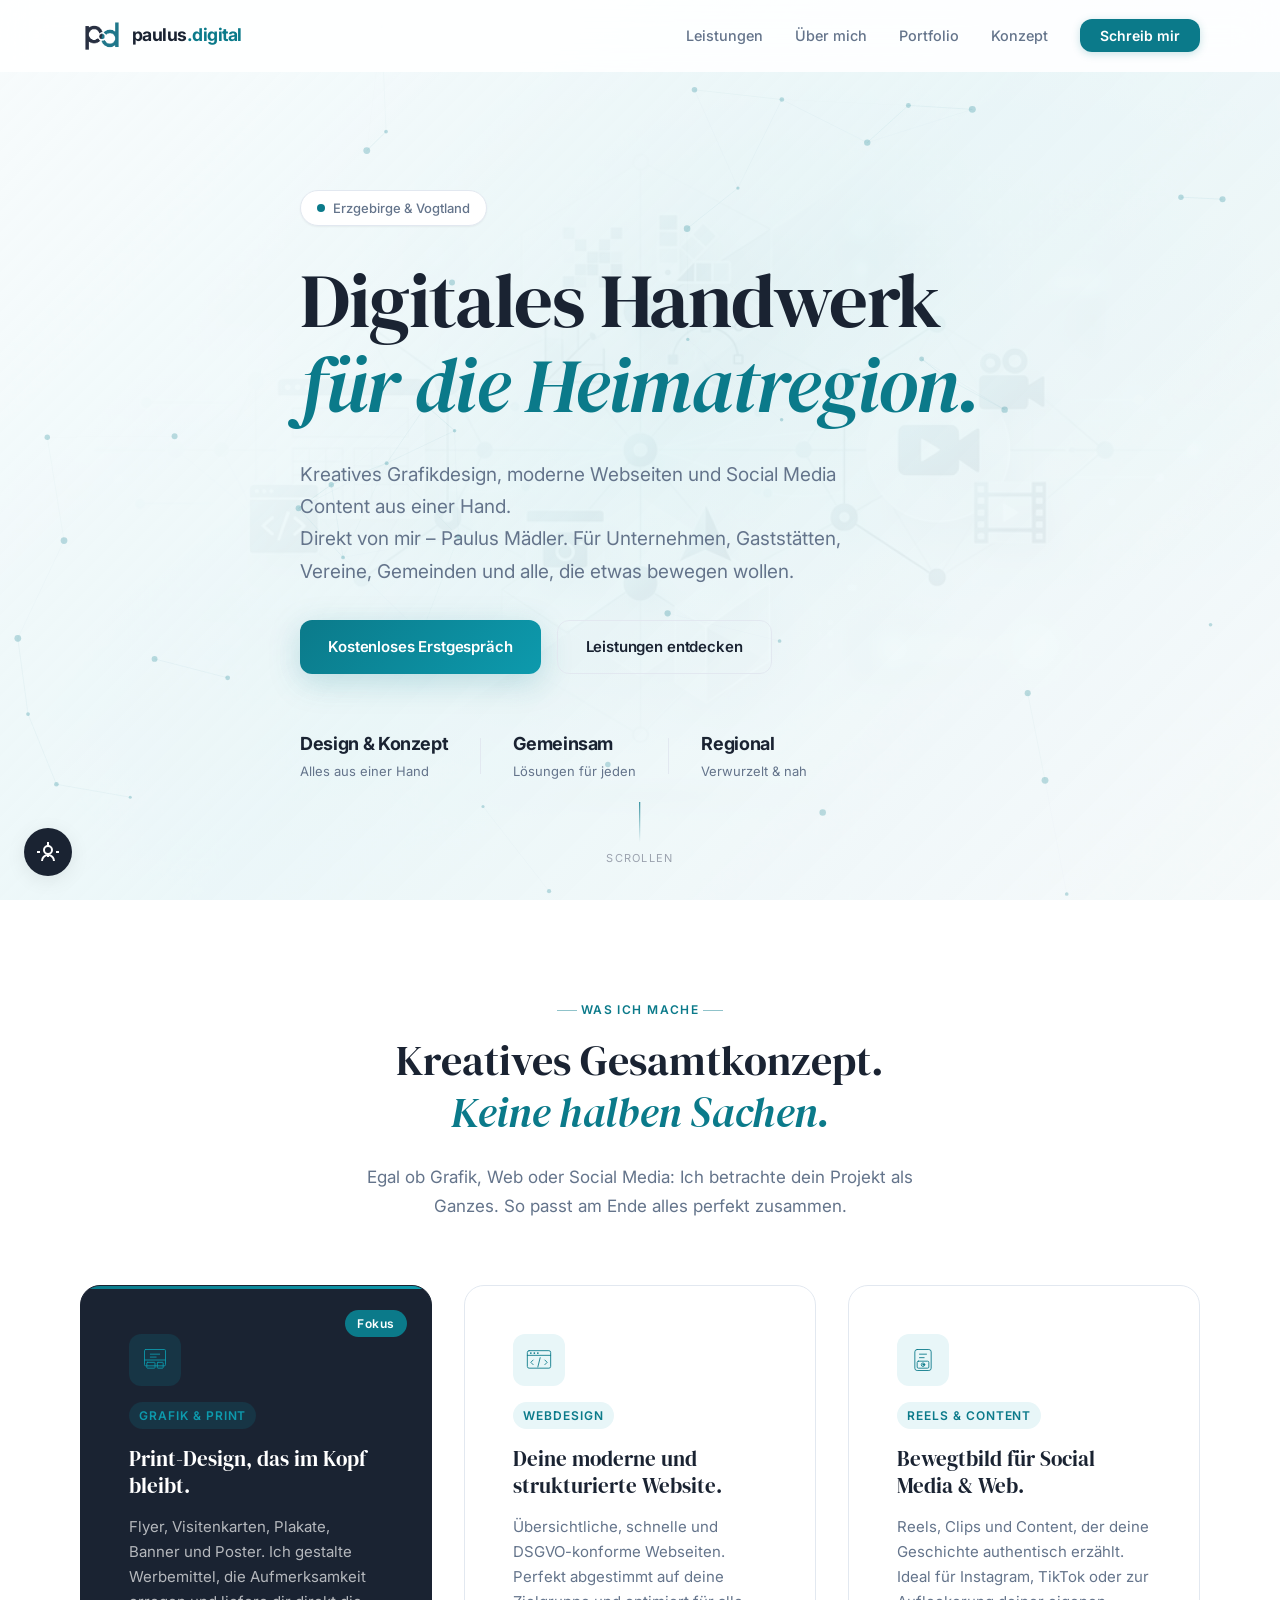
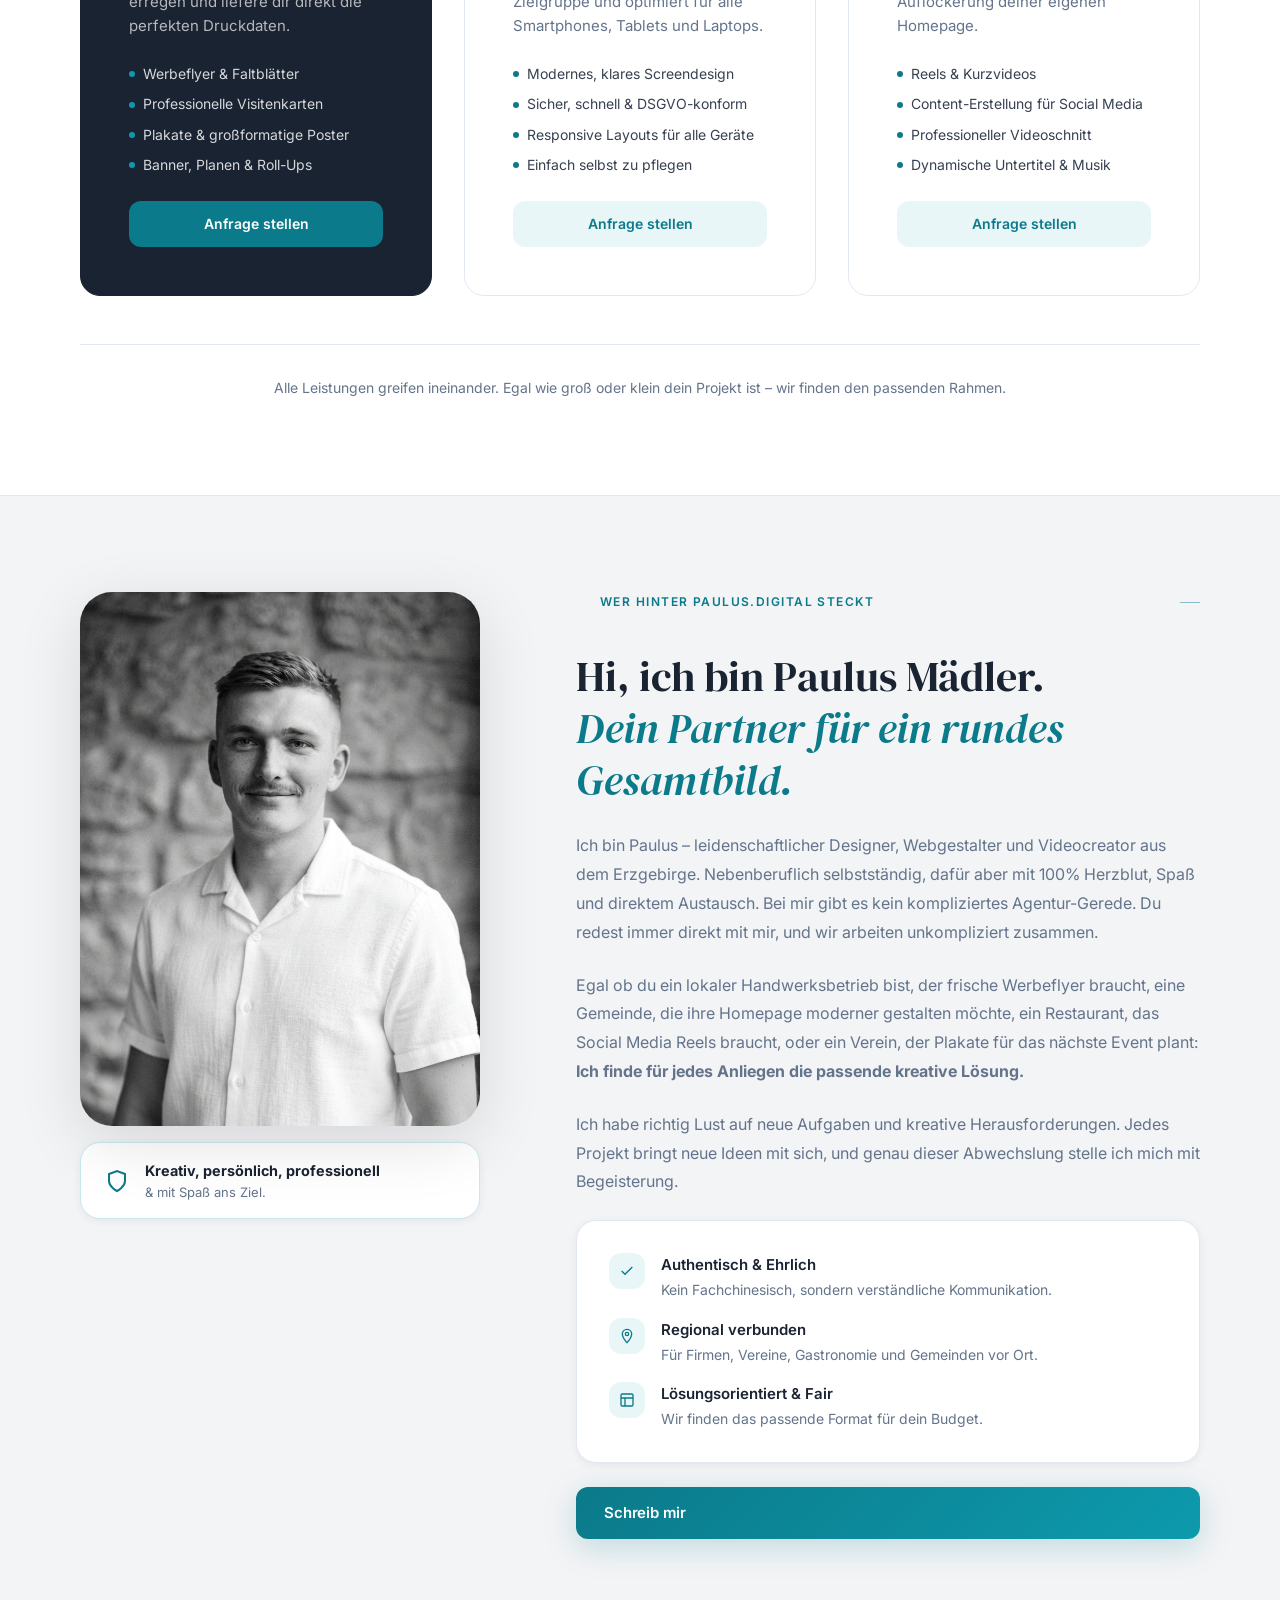
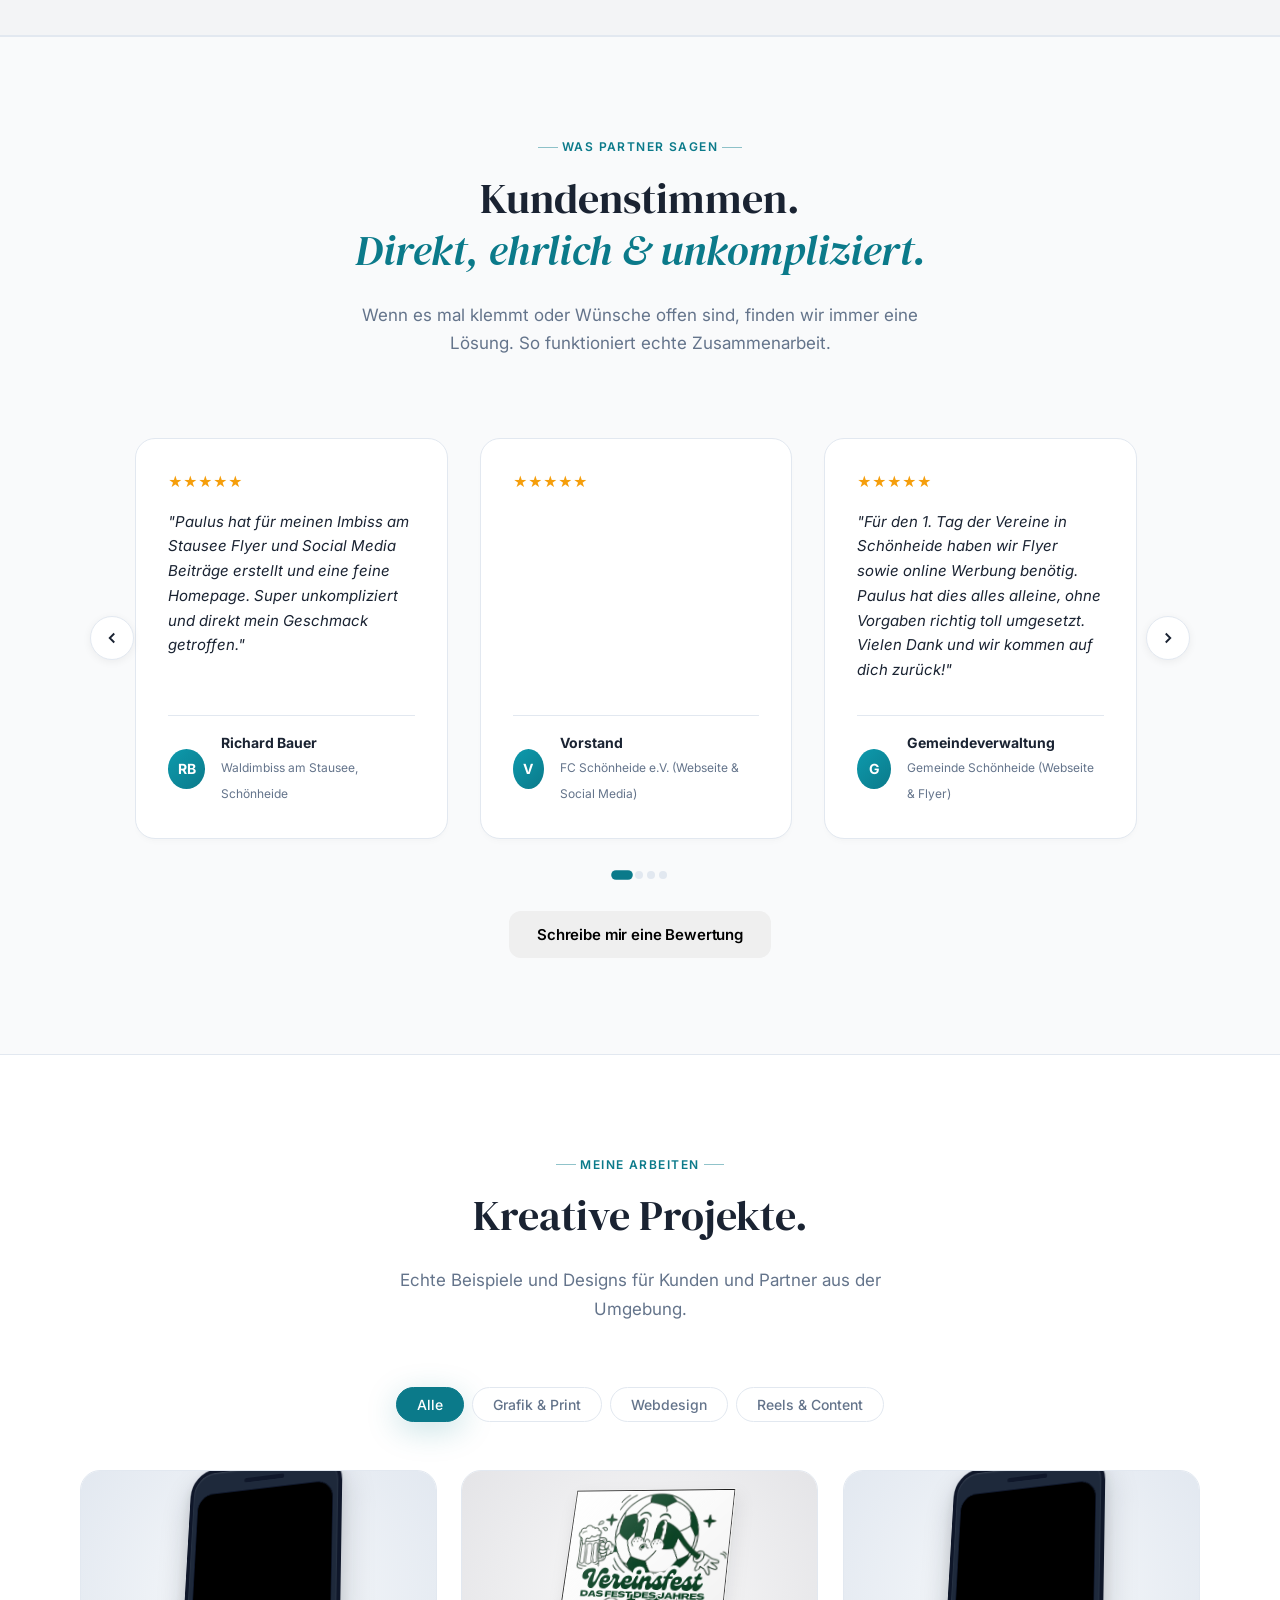
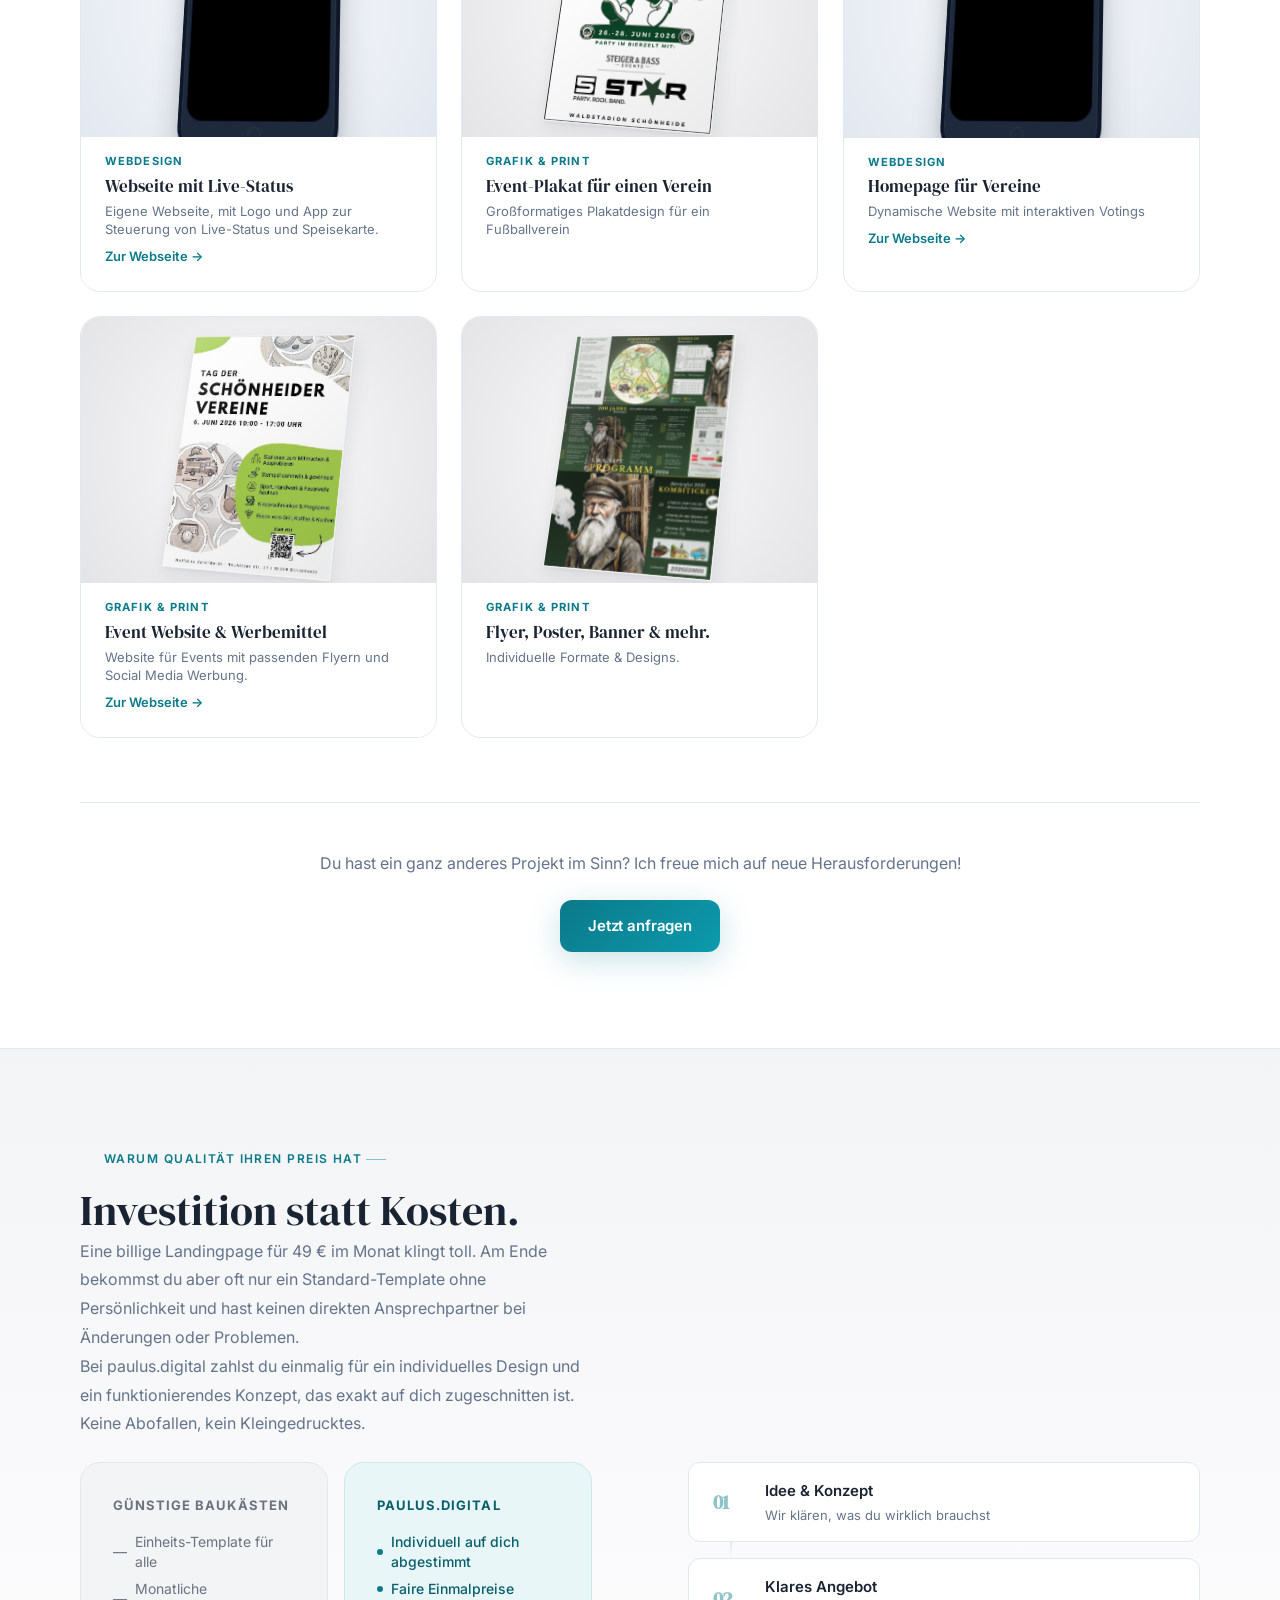
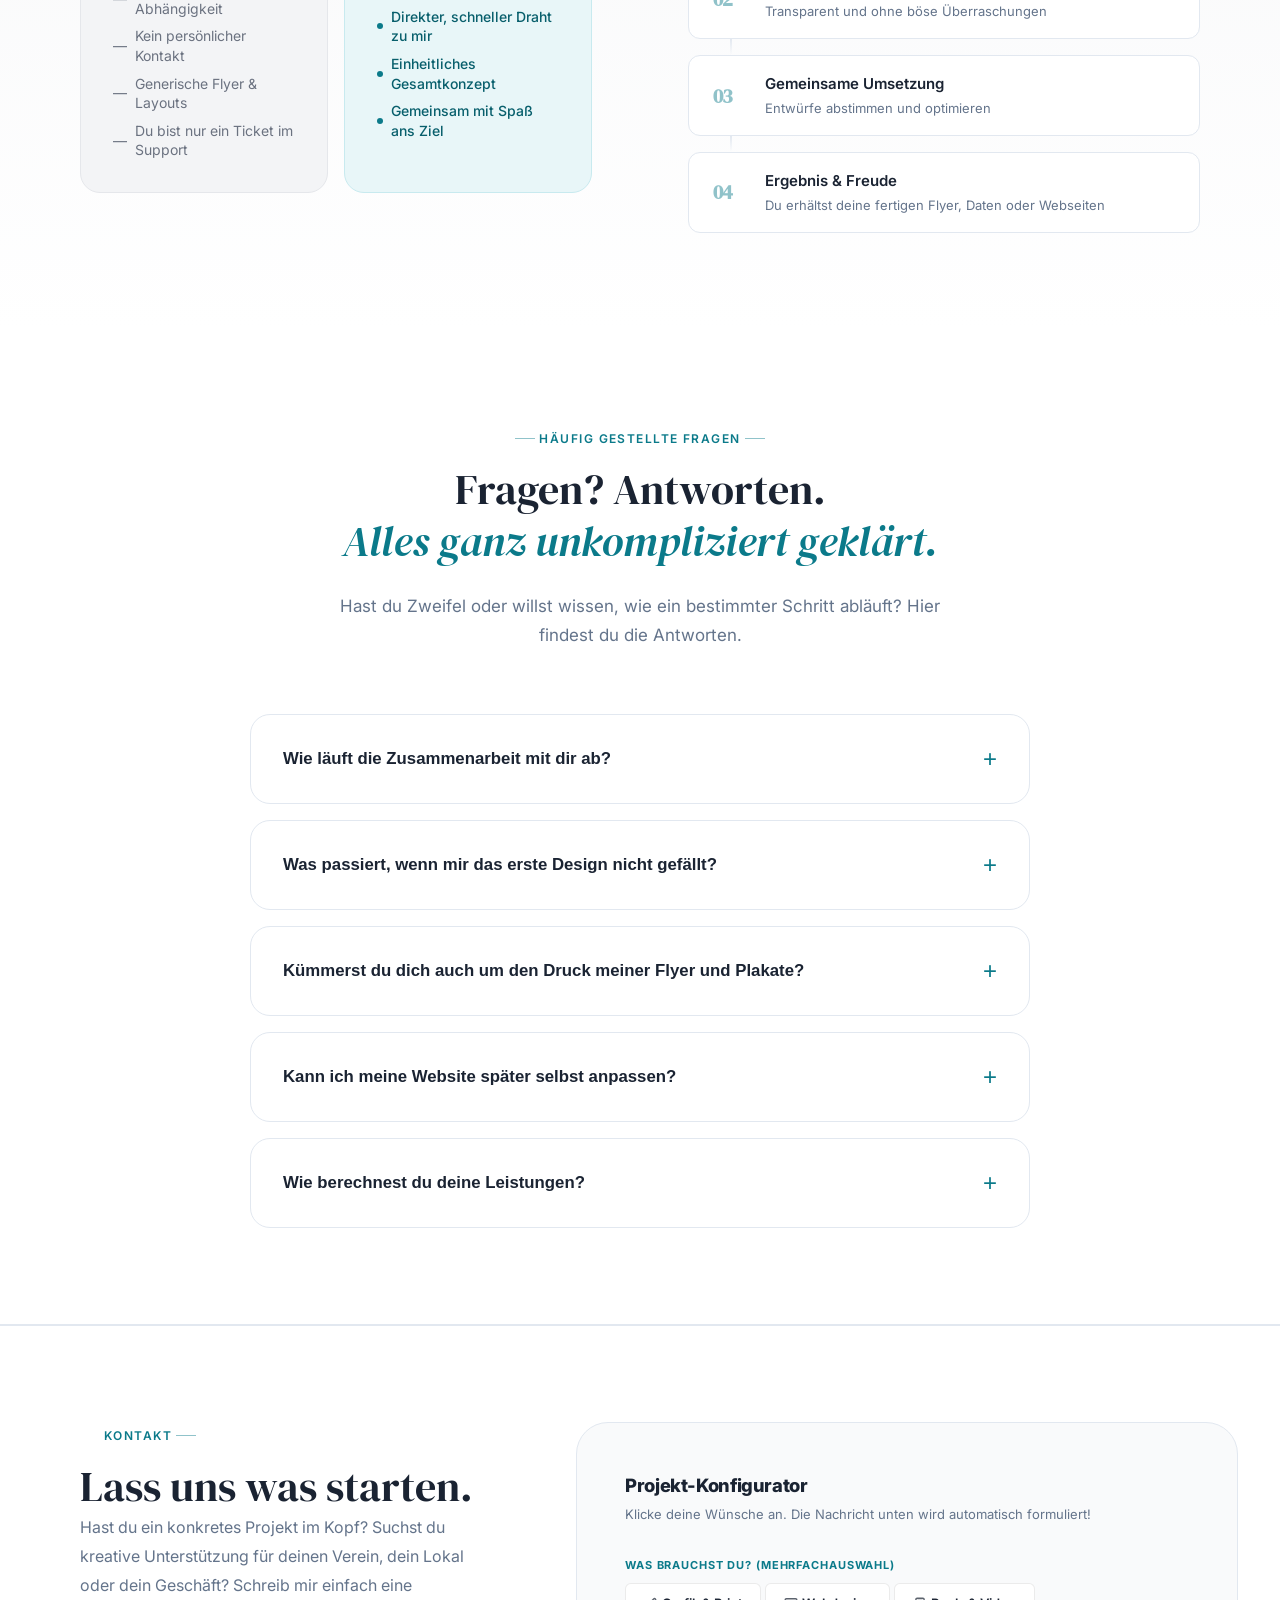
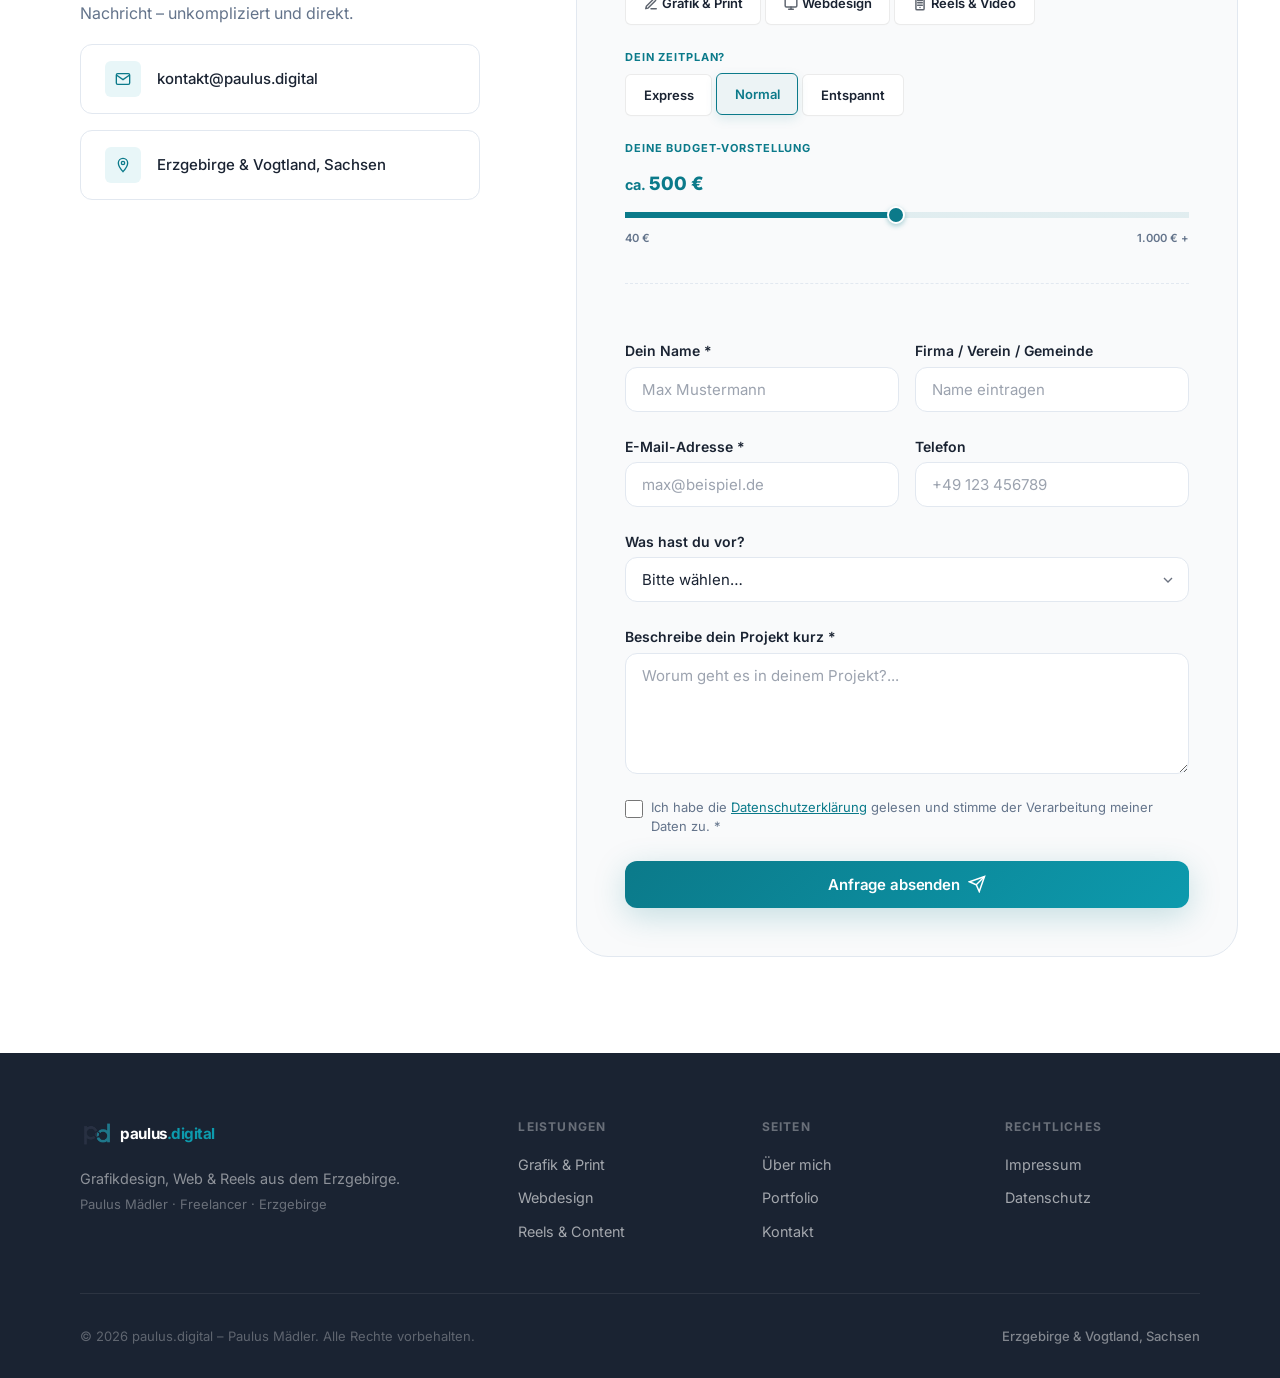
<file: index.html>
<!DOCTYPE html>
<html lang="de">
<head>
  <meta charset="UTF-8" />
  <meta name="viewport" content="width=device-width, initial-scale=1.0" />
  
  <!-- Primary SEO Meta Tags -->
  <title>paulus.digital – Grafikdesign, Webdesign &amp; Reels aus dem Erzgebirge</title>
  <meta name="description" content="paulus.digital – Kreatives Grafikdesign, moderne Webseiten und packende Reels für deine Heimatregion. Unkomplizierte Unterstützung für Unternehmen, Vereine, Gastronomie und Gemeinden im Erzgebirge und Vogtland." />
  <meta name="keywords" content="Grafikdesign Erzgebirge, Webdesign Vogtland, Reels, Flyer designen, Visitenkarten, Plakate, Social Media Content, Freelancer Sachsen, Schönheide Webdesign, Webdesigner Erzgebirge, Grafikdesigner Sachsen, Social Media Reels Erzgebirge, Flyer erstellen Schönheide, Webseite erstellen lassen Vogtland, Freelance Designer Sachsen" />
  <meta name="robots" content="index, follow" />
  <meta name="author" content="Paulus Mädler" />
  <meta name="geo.region" content="DE-SN" />
  <meta name="geo.placename" content="Schönheide, Erzgebirge" />
  <meta name="geo.position" content="50.5019;12.5358" />
  <meta name="ICBM" content="50.5019, 12.5358" />
  <meta name="theme-color" content="#0b7a8a" />
  <link rel="canonical" href="https://paulus.digital/" />
  
  <!-- Open Graph / Facebook -->
  <meta property="og:type" content="website" />
  <meta property="og:url" content="https://paulus.digital/" />
  <meta property="og:title" content="paulus.digital – Grafikdesign, Webdesign &amp; Reels aus dem Erzgebirge" />
  <meta property="og:description" content="Kreatives Design, Web &amp; Reels für deine Region. Unkompliziert, direkt &amp; persönlich für Unternehmen, Vereine und Gastronomie." />
  <meta property="og:image" content="https://paulus.digital/favicon.png" />
  
  <!-- Twitter -->
  <meta property="twitter:card" content="summary_large_image" />
  <meta property="twitter:url" content="https://paulus.digital/" />
  <meta property="twitter:title" content="paulus.digital – Grafikdesign, Webdesign &amp; Reels aus dem Erzgebirge" />
  <meta property="twitter:description" content="Kreatives Design, Web &amp; Reels für deine Region. Unkompliziert, direkt &amp; persönlich für Unternehmen, Vereine und Gastronomie." />
  <meta property="twitter:image" content="https://paulus.digital/favicon.png" />
  
  <!-- Favicon (Tab Icon) -->
  <link rel="icon" type="image/png" href="favicon.png" />
  <link rel="apple-touch-icon" href="favicon.png" />
  
  <!-- Font Preload for Performance (Core Web Vitals) -->
  <link rel="preload" as="style" href="https://fonts.googleapis.com/css2?family=Inter:wght@300;400;500;600;700;800&family=DM+Serif+Display:ital@0;1&display=swap" />
  
  <!-- Google Fonts & Stylesheet -->
  <link rel="preconnect" href="https://fonts.googleapis.com" />
  <link rel="preconnect" href="https://fonts.gstatic.com" crossorigin />
  <link href="https://fonts.googleapis.com/css2?family=Inter:wght@300;400;500;600;700;800&family=DM+Serif+Display:ital@0;1&display=swap" rel="stylesheet" />
  <link rel="stylesheet" href="style.css" />

  <!-- Structured Schema.org Data for Google (Local Business / Professional Service SEO) -->
  <script type="application/ld+json">
    {
      "@context": "https://schema.org",
      "@type": "ProfessionalService",
      "name": "paulus.digital",
      "description": "Kreatives Grafikdesign, moderne Webseiten und packende Social Media Reels für Unternehmen, Vereine, Gastronomie und Gemeinden im Erzgebirge und Vogtland.",
      "image": "https://paulus.digital/hero-bg.png",
      "logo": "https://paulus.digital/favicon.png",
      "@id": "https://paulus.digital/#service",
      "url": "https://paulus.digital/",
      "email": "kontakt@paulus.digital",
      "priceRange": "$$",
      "address": {
        "@type": "PostalAddress",
        "streetAddress": "Angerstraße 4",
        "addressLocality": "Schönheide",
        "addressRegion": "Sachsen",
        "postalCode": "08304",
        "addressCountry": "DE"
      },
      "geo": {
        "@type": "GeoCoordinates",
        "latitude": 50.5019,
        "longitude": 12.5358
      },
      "areaServed": [
        { "@type": "Place", "name": "Erzgebirge" },
        { "@type": "Place", "name": "Vogtland" },
        { "@type": "Place", "name": "Sachsen" }
      ],
      "hasOfferCatalog": {
        "@type": "OfferCatalog",
        "name": "Kreative Dienstleistungen",
        "itemListElement": [
          {
            "@type": "Offer",
            "itemOffered": {
              "@type": "Service",
              "name": "Grafikdesign & Print",
              "description": "Flyer, Visitenkarten, Plakate, Banner und Poster"
            }
          },
          {
            "@type": "Offer",
            "itemOffered": {
              "@type": "Service",
              "name": "Webdesign",
              "description": "Moderne Webseiten, Landingpages und Online-Auftritte"
            }
          },
          {
            "@type": "Offer",
            "itemOffered": {
              "@type": "Service",
              "name": "Social Media Reels",
              "description": "Kurzvideos und Content für Instagram, TikTok und Social Media"
            }
          }
        ]
      },
      "openingHoursSpecification": {
        "@type": "OpeningHoursSpecification",
        "dayOfWeek": [
          "Monday",
          "Tuesday",
          "Wednesday",
          "Thursday",
          "Friday"
        ],
        "opens": "09:00",
        "closes": "18:00"
      },
      "founder": {
        "@type": "Person",
        "name": "Paulus Mädler",
        "jobTitle": "Freelance Designer & Webentwickler",
        "url": "https://paulus.digital/"
      },
      "sameAs": [
        "https://github.com/XPaule98"
      ]
    }
  </script>
  <script type="application/ld+json">
    {
      "@context": "https://schema.org",
      "@type": "WebSite",
      "name": "paulus.digital",
      "url": "https://paulus.digital/",
      "description": "Kreatives Grafikdesign, Webdesign und Social Media Reels aus dem Erzgebirge.",
      "inLanguage": "de-DE",
      "publisher": {
        "@type": "Person",
        "name": "Paulus Mädler"
      }
    }
  </script>
  <!-- Netlify Identity Widget -->
  <script src="https://identity.netlify.com/v1/netlify-identity-widget.js"></script>
</head>
<body>

  <!-- ===== NAVIGATION ===== -->
  <header class="nav-header" id="nav-header">
    <nav class="nav-container">
      <a href="#hero" class="nav-logo" id="nav-logo-link">
        <div class="logo-wrapper">
          <div class="logo-glow-ring"></div>
          <img class="logo-mark-img" src="favicon.png" alt="paulus.digital Logo" />
        </div>
        <span class="logo-text">paulus<span class="logo-accent">.digital</span></span>
      </a>
      <ul class="nav-links" id="nav-links">
        <li><a href="#leistungen" class="nav-link">Leistungen</a></li>
        <li><a href="#ueber-mich" class="nav-link">Über mich</a></li>
        <li><a href="#portfolio" class="nav-link">Portfolio</a></li>
        <li><a href="#transparenz" class="nav-link">Konzept</a></li>
        <li><a href="#kontakt" class="nav-cta">Schreib mir</a></li>
      </ul>
      <button class="nav-burger" id="nav-burger" aria-label="Menü öffnen" aria-expanded="false">
        <span></span><span></span><span></span>
      </button>
    </nav>
  </header>

  <!-- ===== MAIN CONTENT AREA (DYNAMICALLY REORDERABLE) ===== -->
  <main id="main-content">

    <!-- ===== HERO ===== -->
    <section class="hero" id="hero">
    <div class="hero-bg-image"></div>
    <canvas id="hero-canvas"></canvas>
    <div class="hero-overlay"></div>
    <div class="hero-content">
      <div class="hero-badge">
        <span class="badge-dot"></span>
        Erzgebirge &amp; Vogtland
      </div>
      <h1 class="hero-headline">
        Digitales Handwerk<br />
        <em>für die Heimatregion.</em>
      </h1>
      <p class="hero-subline">
        Kreatives Grafikdesign, moderne Webseiten und packende Reels aus einer Hand.<br />
        Direkt von mir – Paulus Mädler. Für Unternehmen, Gaststätten, Vereine, Gemeinden und alle, die etwas bewegen wollen.
      </p>
      <div class="hero-actions">
        <a href="#kontakt" class="btn btn-primary">Kostenloses Erstgespräch</a>
        <a href="#leistungen" class="btn btn-ghost">Leistungen entdecken</a>
      </div>
      <div class="hero-stats">
        <div class="stat-item">
          <span class="stat-number">Design &amp; Konzept</span>
          <span class="stat-label">Alles aus einer Hand</span>
        </div>
        <div class="stat-divider"></div>
        <div class="stat-item">
          <span class="stat-number">Gemeinsam</span>
          <span class="stat-label">Lösungen für jeden</span>
        </div>
        <div class="stat-divider"></div>
        <div class="stat-item">
          <span class="stat-number">Regional</span>
          <span class="stat-label">Verwurzelt &amp; nah</span>
        </div>
      </div>
    </div>
    <div class="hero-scroll-indicator">
      <div class="scroll-line"></div>
      <span>Scrollen</span>
    </div>
  </section>

  <!-- ===== LEISTUNGEN ===== -->
  <section class="leistungen" id="leistungen">
    <div class="container">
      <div class="section-header">
        <span class="section-label">Was ich mache</span>
        <h2 class="section-title">Kreatives Gesamtkonzept.<br /><em>Keine halben Sachen.</em></h2>
        <p class="section-desc">Egal ob Grafik, Web oder Social Media: Ich betrachte dein Projekt als Ganzes. So passt am Ende alles perfekt zusammen.</p>
      </div>

      <div class="services-grid">

        <!-- Grafik & Print -->
        <div class="service-card service-card--featured" id="service-grafik">
          <div class="service-featured-badge">Fokus</div>
          <div class="service-icon-wrap">
            <svg class="service-icon" viewBox="0 0 48 48" fill="none" stroke="currentColor" stroke-width="1.5" stroke-linecap="round" stroke-linejoin="round" aria-hidden="true">
              <rect x="6" y="6" width="36" height="28" rx="2"/>
              <path d="M6 24h36"/>
              <rect x="10" y="28" width="14" height="10" rx="1"/>
              <rect x="28" y="28" width="10" height="10" rx="1"/>
              <path d="M16 14h16M16 19h10"/>
            </svg>
          </div>
          <span class="service-tag">Grafik &amp; Print</span>
          <h3 class="service-title">Print-Design, das im Kopf bleibt.</h3>
          <p class="service-desc">Flyer, Visitenkarten, Plakate, Banner und Poster. Ich gestalte Werbemittel, die Aufmerksamkeit erregen und liefere dir direkt die perfekten Druckdaten.</p>
          <ul class="service-features">
            <li>Werbeflyer &amp; Faltblätter</li>
            <li>Professionelle Visitenkarten</li>
            <li>Plakate &amp; großformatige Poster</li>
            <li>Banner, Planen &amp; Roll-Ups</li>
          </ul>
          <a href="#kontakt" class="service-cta">Anfrage stellen</a>
        </div>

        <!-- Webdesign -->
        <div class="service-card" id="service-web">
          <div class="service-icon-wrap">
            <svg class="service-icon" viewBox="0 0 48 48" fill="none" stroke="currentColor" stroke-width="1.5" stroke-linecap="round" stroke-linejoin="round" aria-hidden="true">
              <rect x="4" y="8" width="40" height="30" rx="3"/>
              <path d="M4 16h40"/>
              <circle cx="10" cy="12" r="1.5" fill="currentColor" stroke="none"/>
              <circle cx="16" cy="12" r="1.5" fill="currentColor" stroke="none"/>
              <circle cx="22" cy="12" r="1.5" fill="currentColor" stroke="none"/>
              <path d="M14 24l-4 4 4 4M34 24l4 4-4 4M22 36l4-16"/>
            </svg>
          </div>
          <span class="service-tag">Webdesign</span>
          <h3 class="service-title">Deine moderne und strukturierte Website.</h3>
          <p class="service-desc">Übersichtliche, schnelle und DSGVO-konforme Webseiten. Perfekt abgestimmt auf deine Zielgruppe und optimiert für alle Smartphones, Tablets und Laptops.</p>
          <ul class="service-features">
            <li>Modernes, klares Screendesign</li>
            <li>Sicher, schnell &amp; DSGVO-konform</li>
            <li>Responsive Layouts für alle Geräte</li>
            <li>Einfach selbst zu pflegen</li>
          </ul>
          <a href="#kontakt" class="service-cta">Anfrage stellen</a>
        </div>

        <!-- Reels & Content -->
        <div class="service-card" id="service-video">
          <div class="service-icon-wrap">
            <svg class="service-icon" viewBox="0 0 48 48" fill="none" stroke="currentColor" stroke-width="1.5" stroke-linecap="round" stroke-linejoin="round" aria-hidden="true">
              <rect x="10" y="6" width="28" height="36" rx="4"/>
              <path d="M18 14h12M18 20h8"/>
              <rect x="14" y="26" width="20" height="12" rx="2"/>
              <circle cx="24" cy="32" r="3"/>
              <path d="M22 32l4-2v4l-4-2z" fill="currentColor" stroke="none"/>
            </svg>
          </div>
          <span class="service-tag">Reels &amp; Content</span>
          <h3 class="service-title">Bewegtbild für Social Media &amp; Web.</h3>
          <p class="service-desc">Reels, Clips und Content, der deine Geschichte authentisch erzählt. Ideal für Instagram, TikTok oder zur Auflockerung deiner eigenen Homepage.</p>
          <ul class="service-features">
            <li>Reels &amp; Kurzvideos</li>
            <li>Content-Erstellung für Social Media</li>
            <li>Professioneller Videoschnitt</li>
            <li>Dynamische Untertitel &amp; Musik</li>
          </ul>
          <a href="#kontakt" class="service-cta">Anfrage stellen</a>
        </div>

      </div>

      <p class="services-note">Alle Leistungen greifen ineinander. Egal wie groß oder klein dein Projekt ist – wir finden den passenden Rahmen.</p>
    </div>
  </section>

  <!-- ===== ÜBER MICH ===== -->
  <section class="ueber-mich" id="ueber-mich">
    <div class="container">
      <div class="about-grid">
        <div class="about-image-col">
          <div class="about-image-frame">
            <img src="portrait.webp" alt="Paulus Mädler – paulus.digital, dein Partner für Design &amp; Web" class="about-portrait" loading="lazy" />
          </div>
          <div class="about-du-badge">
            <svg viewBox="0 0 24 24" fill="none" stroke="currentColor" stroke-width="2" aria-hidden="true">
              <path d="M12 22s8-4 8-10V5l-8-3-8 3v7c0 6 8 10 8 10z"/>
            </svg>
            <div>
              <strong>Kreativ, persönlich, professionell</strong>
              <span>&amp; mit Spaß ans Ziel.</span>
            </div>
          </div>
        </div>
        <div class="about-content-col">
          <span class="section-label">Wer hinter paulus.digital steckt</span>
          <h2 class="section-title">Hi, ich bin Paulus Mädler.<br /><em>Dein Partner für ein rundes Gesamtbild.</em></h2>
          <p class="about-text">
            Ich bin Paulus – leidenschaftlicher Designer, Webgestalter und Videocreator aus dem Erzgebirge. Nebenberuflich selbstständig, dafür aber mit 100% Herzblut, Spaß und direktem Austausch. Bei mir gibt es kein kompliziertes Agentur-Gerede. Du redest immer direkt mit mir, und wir arbeiten unkompliziert zusammen.
          </p>
          <p class="about-text">
            Egal ob du ein lokaler Handwerksbetrieb bist, der frische Werbeflyer braucht, eine Gemeinde, die ihre Homepage moderner gestalten möchte, ein Restaurant, das Social Media Reels braucht, oder ein Verein, der Plakate für das nächste Event plant: <strong>Ich finde für jedes Anliegen die passende kreative Lösung.</strong>
          </p>
          <p class="about-text">
            Ich habe richtig Lust auf neue Aufgaben und kreative Herausforderungen. Jedes Projekt bringt neue Ideen mit sich, und genau dieser Abwechslung stelle ich mich mit Begeisterung.
          </p>
          <div class="about-values">
            <div class="value-item" id="value-ehrlich">
              <div class="value-icon">
                <svg viewBox="0 0 24 24" fill="none" stroke="currentColor" stroke-width="2" aria-hidden="true">
                  <polyline points="20 6 9 17 4 12"/>
                </svg>
              </div>
              <div class="value-text">
                <strong>Authentisch &amp; Ehrlich</strong>
                <span>Kein Fachchinesisch, sondern verständliche Kommunikation.</span>
              </div>
            </div>
            <div class="value-item" id="value-regional">
              <div class="value-icon">
                <svg viewBox="0 0 24 24" fill="none" stroke="currentColor" stroke-width="2" aria-hidden="true">
                  <path d="M12 2C8.13 2 5 5.13 5 9c0 5.25 7 13 7 13s7-7.75 7-13c0-3.87-3.13-7-7-7z"/>
                  <circle cx="12" cy="9" r="2.5"/>
                </svg>
              </div>
              <div class="value-text">
                <strong>Regional verbunden</strong>
                <span>Für Firmen, Vereine, Gastronomie und Gemeinden vor Ort.</span>
              </div>
            </div>
            <div class="value-item" id="value-transparent">
              <div class="value-icon">
                <svg viewBox="0 0 24 24" fill="none" stroke="currentColor" stroke-width="2" aria-hidden="true">
                  <rect x="3" y="3" width="18" height="18" rx="2"/>
                  <path d="M3 9h18M9 21V9"/>
                </svg>
              </div>
              <div class="value-text">
                <strong>Lösungsorientiert &amp; Fair</strong>
                <span>Wir finden das passende Format für dein Budget.</span>
              </div>
            </div>
          </div>
          <a href="#kontakt" class="btn btn-primary">Schreib mir</a>
        </div>
      </div>
    </div>
  </section>

  <!-- ===== TESTIMONIALS (KUNDENSTIMMEN) ===== -->
  <section class="testimonials-sec" id="testimonials">
    <div class="container">
      <div class="section-header" style="text-align: center;">
        <span class="section-label">Was Partner sagen</span>
        <h2 class="section-title">Kundenstimmen.<br /><em>Direkt, ehrlich &amp; unkompliziert.</em></h2>
        <p class="section-desc" style="margin: 0 auto; max-width: 600px;">Wenn es mal klemmt oder Wünsche offen sind, finden wir immer eine Lösung. So funktioniert echte Zusammenarbeit.</p>
      </div>
      
      <div class="testimonials-carousel-wrapper" style="position: relative; max-width: 1100px; margin: var(--space-xl) auto 0; padding: 0 45px;">
        <button type="button" class="carousel-control prev" aria-label="Vorherige Bewertung" onclick="scrollTestimonials(-1)">
          <svg viewBox="0 0 24 24" fill="none" stroke="currentColor" stroke-width="2.5"><polyline points="15 18 9 12 15 6"/></svg>
        </button>
        
        <div class="testimonials-carousel" id="testimonials-carousel">
          <!-- Dynamic Testimonials rendered via JS -->
        </div>
        
        <button type="button" class="carousel-control next" aria-label="Nächste Bewertung" onclick="scrollTestimonials(1)">
          <svg viewBox="0 0 24 24" fill="none" stroke="currentColor" stroke-width="2.5"><polyline points="9 18 15 12 9 6"/></svg>
        </button>
      </div>
      
      <div class="testimonials-dots" id="testimonials-dots"></div>
      
      <div style="text-align: center; margin-top: var(--space-xl);">
        <button type="button" class="btn btn-secondary" id="btn-write-review" onclick="openReviewModal()">Schreibe mir eine Bewertung</button>
      </div>
    </div>
  </section>

  <!-- ===== PORTFOLIO ===== -->
  <section class="portfolio" id="portfolio">
    <div class="container">
      <div class="section-header">
        <span class="section-label">Meine Arbeiten</span>
        <h2 class="section-title">Kreative Projekte.</h2>
        <p class="section-desc">Echte Beispiele und Designs für Kunden und Partner aus der Umgebung.</p>
      </div>

      <div class="portfolio-filter">
        <button class="filter-btn active" data-filter="all" id="filter-all">Alle</button>
        <button class="filter-btn" data-filter="grafik" id="filter-grafik">Grafik &amp; Print</button>
        <button class="filter-btn" data-filter="web" id="filter-web">Webdesign</button>
        <button class="filter-btn" data-filter="video" id="filter-video">Reels &amp; Content</button>
      </div>

      <!-- 
        ╔══════════════════════════════════════════════════════════╗
        ║  PORTFOLIO AKTUALISIEREN – so einfach geht's:            ║
        ║                                                          ║
        ║  Um ein echtes Projekt einzubinden:                      ║
        ║  1. Speichere dein Bild im Ordner ab                     ║
        ║  2. Ersetze in einer der Kacheln unten das <svg> durch:  ║
        ║     <img class="portfolio-thumb-img" src="dateiname.jpg" ║
        ║          alt="Projektbeschreibung" loading="lazy" />     ║
        ║  3. Passe Text, Kategorie und Titel an. Fertig!          ║
        ╚══════════════════════════════════════════════════════════╝
      -->
      <div class="portfolio-grid" id="portfolio-grid">

        <!-- Projekt 1 (Beispiel Grafik & Print) -->
        <div class="portfolio-item" data-category="grafik" id="portfolio-1">
          <div class="portfolio-thumb">
            <div class="portfolio-thumb-bg" style="background: linear-gradient(135deg, #f0f4ff 0%, #dde8ff 100%);">
              <svg viewBox="0 0 80 60" class="portfolio-thumb-icon" aria-hidden="true">
                <rect x="8" y="8" width="64" height="44" rx="2" fill="none" stroke="#2563eb" stroke-width="1.5"/>
                <rect x="16" y="16" width="48" height="8" rx="1" fill="#2563eb" opacity="0.2"/>
                <rect x="16" y="28" width="20" height="16" rx="2" fill="#2563eb" opacity="0.15"/>
                <rect x="40" y="28" width="24" height="7" rx="1" fill="#2563eb" opacity="0.15"/>
                <rect x="40" y="38" width="18" height="6" rx="1" fill="#2563eb" opacity="0.12"/>
              </svg>
            </div>
            <div class="portfolio-info">
              <span class="portfolio-category-tag">Grafik &amp; Print</span>
              <h3>Flyer für ein Restaurant</h3>
              <p>A5-Speisekarten-Flyer zur Neueröffnung</p>
            </div>
          </div>
        </div>

        <!-- Projekt 2 (Beispiel Webdesign) -->
        <div class="portfolio-item" data-category="web" id="portfolio-2">
          <div class="portfolio-thumb">
            <div class="portfolio-thumb-bg" style="background: linear-gradient(135deg, #e8f4f8 0%, #c8e6f0 100%);">
              <svg viewBox="0 0 80 60" class="portfolio-thumb-icon" aria-hidden="true">
                <rect x="5" y="5" width="70" height="50" rx="4" fill="none" stroke="#0b7a8a" stroke-width="1.5"/>
                <path d="M5 15h70" stroke="#0b7a8a" stroke-width="1.5"/>
                <circle cx="11" cy="10" r="2" fill="#0b7a8a" opacity="0.4"/>
                <circle cx="18" cy="10" r="2" fill="#0b7a8a" opacity="0.4"/>
                <circle cx="25" cy="10" r="2" fill="#0b7a8a" opacity="0.4"/>
                <rect x="15" y="22" width="30" height="4" rx="2" fill="#0b7a8a" opacity="0.3"/>
                <rect x="15" y="30" width="50" height="2" rx="1" fill="#0b7a8a" opacity="0.2"/>
                <rect x="15" y="35" width="45" height="2" rx="1" fill="#0b7a8a" opacity="0.2"/>
                <rect x="15" y="40" width="40" height="2" rx="1" fill="#0b7a8a" opacity="0.2"/>
              </svg>
            </div>
            <div class="portfolio-info">
              <span class="portfolio-category-tag">Webdesign</span>
              <h3>Website für ein Handwerksbetrieb</h3>
              <p>Strukturierte Webpräsenz mit Kontaktformular</p>
            </div>
          </div>
        </div>

        <!-- Projekt 3 (Beispiel Reels & Video) -->
        <div class="portfolio-item" data-category="video" id="portfolio-3">
          <div class="portfolio-thumb">
            <div class="portfolio-thumb-bg" style="background: linear-gradient(135deg, #f5f0ff 0%, #e4d8ff 100%);">
              <svg viewBox="0 0 80 60" class="portfolio-thumb-icon" aria-hidden="true">
                <rect x="22" y="4" width="36" height="52" rx="6" fill="none" stroke="#7c3aed" stroke-width="1.5"/>
                <rect x="26" y="10" width="28" height="30" rx="2" fill="#7c3aed" opacity="0.12"/>
                <circle cx="40" cy="25" r="8" fill="none" stroke="#7c3aed" stroke-width="1.5"/>
                <path d="M37 25l5-3v6l-5-3z" fill="#7c3aed"/>
                <rect x="30" y="45" width="20" height="3" rx="1.5" fill="#7c3aed" opacity="0.3"/>
              </svg>
            </div>
            <div class="portfolio-info">
              <span class="portfolio-category-tag">Reels &amp; Video</span>
              <h3>Instagram Clip-Serie</h3>
              <p>Dynamische Reels mit Untertiteln</p>
            </div>
          </div>
        </div>

        <!-- Projekt 4 (Beispiel Grafik & Print) -->
        <div class="portfolio-item" data-category="grafik" id="portfolio-4">
          <div class="portfolio-thumb">
            <div class="portfolio-thumb-bg" style="background: linear-gradient(135deg, #fff7e8 0%, #ffe4b8 100%);">
              <svg viewBox="0 0 80 60" class="portfolio-thumb-icon" aria-hidden="true">
                <rect x="18" y="4" width="44" height="52" rx="2" fill="none" stroke="#d97706" stroke-width="1.5"/>
                <rect x="24" y="12" width="32" height="5" rx="1" fill="#d97706" opacity="0.25"/>
                <rect x="24" y="20" width="28" height="3" rx="1" fill="#d97706" opacity="0.18"/>
                <rect x="24" y="26" width="30" height="3" rx="1" fill="#d97706" opacity="0.18"/>
                <rect x="24" y="32" width="22" height="3" rx="1" fill="#d97706" opacity="0.18"/>
                <rect x="24" y="40" width="32" height="8" rx="2" fill="#d97706" opacity="0.15"/>
              </svg>
            </div>
            <div class="portfolio-info">
              <span class="portfolio-category-tag">Grafik &amp; Print</span>
              <h3>Event-Plakat für einen Verein</h3>
              <p>Großformatiges Plakatdesign für ein Sportfest</p>
            </div>
          </div>
        </div>

        <!-- Projekt 5 (Beispiel Webdesign) -->
        <div class="portfolio-item" data-category="web" id="portfolio-5">
          <div class="portfolio-thumb">
            <div class="portfolio-thumb-bg" style="background: linear-gradient(135deg, #e8faf4 0%, #c8eedf 100%);">
              <svg viewBox="0 0 80 60" class="portfolio-thumb-icon" aria-hidden="true">
                <rect x="5" y="5" width="70" height="50" rx="4" fill="none" stroke="#059669" stroke-width="1.5"/>
                <path d="M5 15h70" stroke="#059669" stroke-width="1.5"/>
                <circle cx="11" cy="10" r="2" fill="#059669" opacity="0.4"/>
                <circle cx="18" cy="10" r="2" fill="#059669" opacity="0.4"/>
                <rect x="15" y="22" width="50" height="6" rx="2" fill="#059669" opacity="0.2"/>
                <rect x="15" y="32" width="20" height="16" rx="2" fill="#059669" opacity="0.15"/>
                <rect x="40" y="32" width="25" height="7" rx="2" fill="#059669" opacity="0.15"/>
                <rect x="40" y="42" width="25" height="6" rx="2" fill="#059669" opacity="0.15"/>
              </svg>
            </div>
            <div class="portfolio-info">
              <span class="portfolio-category-tag">Webdesign</span>
              <h3>Homepage für eine Gemeinde</h3>
              <p>Strukturierte, barrierearme Webpräsenz</p>
            </div>
          </div>
        </div>

        <!-- Projekt 6 (Beispiel Reels & Video) -->
        <div class="portfolio-item" data-category="video" id="portfolio-6">
          <div class="portfolio-thumb">
            <div class="portfolio-thumb-bg" style="background: linear-gradient(135deg, #fff0f5 0%, #ffd6e7 100%);">
              <svg viewBox="0 0 80 60" class="portfolio-thumb-icon" aria-hidden="true">
                <rect x="22" y="4" width="36" height="52" rx="6" fill="none" stroke="#db2777" stroke-width="1.5"/>
                <rect x="26" y="10" width="28" height="30" rx="2" fill="#db2777" opacity="0.12"/>
                <circle cx="40" cy="32" r="6" fill="none" stroke="#db2777" stroke-width="1.5"/>
                <path d="M38 32l4-2v4l-4-2z" fill="#db2777"/>
                <rect x="30" y="45" width="20" height="3" rx="1.5" fill="#db2777" opacity="0.3"/>
              </svg>
            </div>
            <div class="portfolio-info">
              <span class="portfolio-category-tag">Reels &amp; Video</span>
              <h3>Social Media Clips Gastronomie</h3>
              <p>Monatlicher Reel-Content für Instagram</p>
            </div>
          </div>
        </div>

      </div>

      <div class="portfolio-cta-wrap">
        <p>Du hast ein ganz anderes Projekt im Sinn? Ich freue mich auf neue Herausforderungen!</p>
        <a href="#kontakt" class="btn btn-primary">Jetzt anfragen</a>
      </div>
    </div>
  </section>

  <!-- ===== TRANSPARENZ ===== -->
  <section class="transparenz" id="transparenz">
    <div class="container">
      <div class="transparenz-grid">
        <div class="transparenz-content">
          <span class="section-label">Warum Qualität ihren Preis hat</span>
          <h2 class="section-title">Investition statt Kosten.</h2>
          <p class="transparenz-text">
            Eine billige Landingpage für 49 € im Monat klingt toll. Am Ende bekommst du aber oft nur ein Standard-Template ohne Persönlichkeit und hast keinen direkten Ansprechpartner bei Änderungen oder Problemen.
          </p>
          <p class="transparenz-text">
            Bei paulus.digital zahlst du einmalig für ein individuelles Design und ein funktionierendes Konzept, das exakt auf dich zugeschnitten ist. Keine Abofallen, kein Kleingedrucktes.
          </p>
          <div class="compare-grid">
            <div class="compare-col compare-bad">
              <h4>Günstige Baukästen</h4>
              <ul>
                <li>Einheits-Template für alle</li>
                <li>Monatliche Abhängigkeit</li>
                <li>Kein persönlicher Kontakt</li>
                <li>Generische Flyer &amp; Layouts</li>
                <li>Du bist nur ein Ticket im Support</li>
              </ul>
            </div>
            <div class="compare-col compare-good">
              <h4>paulus.digital</h4>
              <ul>
                <li>Individuell auf dich abgestimmt</li>
                <li>Faire Einmalpreise</li>
                <li>Direkter, schneller Draht zu mir</li>
                <li>Einheitliches Gesamtkonzept</li>
                <li>Gemeinsam mit Spaß ans Ziel</li>
              </ul>
            </div>
          </div>
        </div>
        <div class="transparenz-visual">
          <div class="quote-card">
            <svg class="quote-icon" viewBox="0 0 48 48" fill="currentColor" aria-hidden="true">
              <path d="M14 24c0-5.5 4.5-10 10-10V8C13.4 8 6 15.4 6 24v16h16V24h-8zm22 0c0-5.5 4.5-10 10-10V8c-10.6 0-18 7.4-18 16v16h16V24h-8z"/>
            </svg>
            <blockquote>
              Egal ob Flyer, Webseite oder Reels: Am Ende muss alles wie aus einem Guss wirken. Das ist der Unterschied zwischen Baukasten und Design.
            </blockquote>
            <cite>– Paulus Mädler, paulus.digital</cite>
          </div>
          <div class="process-steps">
            <div class="process-step" id="step-1">
              <div class="step-number">01</div>
              <div class="step-text">
                <strong>Idee &amp; Konzept</strong>
                <span>Wir klären, was du wirklich brauchst</span>
              </div>
            </div>
            <div class="process-connector"></div>
            <div class="process-step" id="step-2">
              <div class="step-number">02</div>
              <div class="step-text">
                <strong>Klares Angebot</strong>
                <span>Transparent und ohne böse Überraschungen</span>
              </div>
            </div>
            <div class="process-connector"></div>
            <div class="process-step" id="step-3">
              <div class="step-number">03</div>
              <div class="step-text">
                <strong>Gemeinsame Umsetzung</strong>
                <span>Entwürfe abstimmen und optimieren</span>
              </div>
            </div>
            <div class="process-connector"></div>
            <div class="process-step" id="step-4">
              <div class="step-number">04</div>
              <div class="step-text">
                <strong>Ergebnis &amp; Freude</strong>
                <span>Du erhältst deine fertigen Flyer, Daten oder Webseiten</span>
              </div>
            </div>
          </div>
        </div>
      </div>
    </div>
  </section>

  <!-- ===== FAQ (FRAGEN & ANTWORTEN) ===== -->
  <section class="faq-sec" id="faq">
    <div class="container">
      <div class="section-header" style="text-align: center;">
        <span class="section-label">Häufig gestellte Fragen</span>
        <h2 class="section-title">Fragen? Antworten.<br /><em>Alles ganz unkompliziert geklärt.</em></h2>
        <p class="section-desc" style="margin: 0 auto; max-width: 600px;">Hast du Zweifel oder willst wissen, wie ein bestimmter Schritt abläuft? Hier findest du die Antworten.</p>
      </div>
      <div class="faq-accordion" id="faq-accordion">
        <!-- Dynamic FAQs rendered via JS -->
      </div>
    </div>
  </section>

  <!-- ===== KONTAKT ===== -->
  <section class="kontakt" id="kontakt">
    <div class="container">
      <div class="kontakt-grid">
        <div class="kontakt-info">
          <span class="section-label">Kontakt</span>
          <h2 class="section-title">Lass uns was starten.</h2>
          <p class="kontakt-text">Hast du ein konkretes Projekt im Kopf? Suchst du kreative Unterstützung für deinen Verein, dein Lokal oder dein Geschäft? Schreib mir einfach eine Nachricht – unkompliziert und direkt.</p>
          <div class="kontakt-details">
            <a href="mailto:kontakt@paulus.digital" class="kontakt-detail-item" id="contact-email">
              <div class="kontakt-detail-icon">
                <svg viewBox="0 0 24 24" fill="none" stroke="currentColor" stroke-width="2" aria-hidden="true">
                  <path d="M4 4h16c1.1 0 2 .9 2 2v12c0 1.1-.9 2-2 2H4c-1.1 0-2-.9-2-2V6c0-1.1.9-2 2-2z"/>
                  <polyline points="22,6 12,13 2,6"/>
                </svg>
              </div>
              <span>kontakt@paulus.digital</span>
            </a>
            <div class="kontakt-detail-item" id="contact-region">
              <div class="kontakt-detail-icon">
                <svg viewBox="0 0 24 24" fill="none" stroke="currentColor" stroke-width="2" aria-hidden="true">
                  <path d="M12 2C8.13 2 5 5.13 5 9c0 5.25 7 13 7 13s7-7.75 7-13c0-3.87-3.13-7-7-7z"/>
                  <circle cx="12" cy="9" r="2.5"/>
                </svg>
              </div>
              <span>Erzgebirge &amp; Vogtland, Sachsen</span>
            </div>
          </div>
        </div>

        <form class="kontakt-form" id="contact-form" novalidate>
          <!-- Interactive Project Configurator Widget -->
          <div class="project-configurator" id="project-configurator">
            <h4 class="configurator-title">Projekt-Konfigurator</h4>
            <p class="configurator-desc">Klicke deine Wünsche an. Die Nachricht unten wird automatisch formuliert!</p>
            
            <div class="configurator-group">
              <span class="configurator-label">Was brauchst du? (Mehrfachauswahl)</span>
              <div class="chip-grid" id="cfg-services">
                <div class="cfg-chip" data-value="grafik">
                  <svg width="14" height="14" viewBox="0 0 24 24" fill="none" stroke="currentColor" stroke-width="2.5" stroke-linecap="round" stroke-linejoin="round" class="chip-svg"><path d="M12 20h9"/><path d="M16.5 3.5a2.12 2.12 0 0 1 3 3L7 19l-4 1 1-4Z"/></svg>
                  <span>Grafik &amp; Print</span>
                </div>
                <div class="cfg-chip" data-value="web">
                  <svg width="14" height="14" viewBox="0 0 24 24" fill="none" stroke="currentColor" stroke-width="2.5" stroke-linecap="round" stroke-linejoin="round" class="chip-svg"><rect width="20" height="14" x="2" y="3" rx="2"/><line x1="8" x2="16" y1="21" y2="21"/><line x1="12" x2="12" y1="17" y2="21"/></svg>
                  <span>Webdesign</span>
                </div>
                <div class="cfg-chip" data-value="video">
                  <svg width="14" height="14" viewBox="0 0 24 24" fill="none" stroke="currentColor" stroke-width="2.5" stroke-linecap="round" stroke-linejoin="round" class="chip-svg"><rect width="14" height="20" x="5" y="2" rx="2" ry="2"/><path d="M12 18h.01"/><path d="M8 6h8"/><path d="M8 10h8"/><path d="M8 14h8"/></svg>
                  <span>Reels &amp; Video</span>
                </div>
              </div>
            </div>

            <div class="configurator-group">
              <span class="configurator-label">Dein Zeitplan?</span>
              <div class="chip-grid" id="cfg-timelines">
                <div class="cfg-chip" data-value="Express (Sehr eilig)">Express</div>
                <div class="cfg-chip active" data-value="Normal (1-4 Wochen)">Normal</div>
                <div class="cfg-chip" data-value="Entspannt">Entspannt</div>
              </div>
            </div>

            <div class="configurator-group">
              <span class="configurator-label">Deine Budget-Vorstellung</span>
              <div class="slider-container">
                <div class="slider-value-display">
                  <span>ca. <strong id="cfg-budget-val">500 €</strong></span>
                </div>
                <input type="range" id="cfg-budget-slider" min="40" max="1000" step="10" value="500" class="budget-slider" />
                <div class="slider-labels">
                  <span>40 €</span>
                  <span>1.000 € +</span>
                </div>
              </div>
            </div>
          </div>

          <div class="form-row">
            <div class="form-group">
              <label for="form-name">Dein Name *</label>
              <input type="text" id="form-name" name="name" placeholder="Max Mustermann" required autocomplete="name" />
            </div>
            <div class="form-group">
              <label for="form-company">Firma / Verein / Gemeinde</label>
              <input type="text" id="form-company" name="company" placeholder="Name eintragen" autocomplete="organization" />
            </div>
          </div>
          <div class="form-row">
            <div class="form-group">
              <label for="form-email">E-Mail-Adresse *</label>
              <input type="email" id="form-email" name="email" placeholder="max@beispiel.de" required autocomplete="email" />
            </div>
            <div class="form-group">
              <label for="form-phone">Telefon</label>
              <input type="tel" id="form-phone" name="phone" placeholder="+49 123 456789" autocomplete="tel" />
            </div>
          </div>
          <div class="form-group">
            <label for="form-leistung">Was hast du vor?</label>
            <select id="form-leistung" name="leistung">
              <option value="">Bitte wählen…</option>
              <option value="grafik">Grafik &amp; Print (Flyer, Plakate etc.)</option>
              <option value="web">Webdesign / Homepage</option>
              <option value="video">Reels &amp; Content (Social Media)</option>
              <option value="kombination">Kombination aus mehreren Bereichen</option>
              <option value="sonstiges">Etwas ganz anderes</option>
            </select>
          </div>
          <div class="form-group">
            <label for="form-message">Beschreibe dein Projekt kurz *</label>
            <textarea id="form-message" name="message" rows="5" placeholder="Worum geht es in deinem Projekt?..." required></textarea>
          </div>
          <div class="form-group form-checkbox">
            <input type="checkbox" id="form-dsgvo" name="dsgvo" required />
            <label for="form-dsgvo">Ich habe die <a href="#" class="form-link">Datenschutzerklärung</a> gelesen und stimme der Verarbeitung meiner Daten zu. *</label>
          </div>
          <button type="submit" class="btn btn-primary btn-full" id="form-submit">
            <span class="btn-text">Anfrage absenden</span>
            <svg class="btn-icon" viewBox="0 0 24 24" fill="none" stroke="currentColor" stroke-width="2" aria-hidden="true">
              <line x1="22" y1="2" x2="11" y2="13"/>
              <polygon points="22 2 15 22 11 13 2 9 22 2"/>
            </svg>
          </button>
          <div class="form-success" id="form-success" role="alert" aria-live="polite"></div>
        </form>
      </div>
    </div>
  </main>

  <!-- ===== FOOTER ===== -->
  <footer class="footer">
    <div class="container">
      <div class="footer-grid">
        <div class="footer-brand">
          <a href="#hero" class="nav-logo">
            <img class="logo-mark-img" src="favicon.png" alt="paulus.digital Logo" />
            <span class="logo-text">paulus<span class="logo-accent">.digital</span></span>
          </a>
          <p class="footer-tagline">Grafikdesign, Web &amp; Reels aus dem Erzgebirge.</p>
          <p class="footer-person">Paulus Mädler · Freelancer · Erzgebirge</p>
        </div>
        <div class="footer-links-col">
          <h4>Leistungen</h4>
          <ul>
            <li><a href="#leistungen">Grafik &amp; Print</a></li>
            <li><a href="#leistungen">Webdesign</a></li>
            <li><a href="#leistungen">Reels &amp; Content</a></li>
          </ul>
        </div>
        <div class="footer-links-col">
          <h4>Seiten</h4>
          <ul>
            <li><a href="#ueber-mich">Über mich</a></li>
            <li><a href="#portfolio">Portfolio</a></li>
            <li><a href="#kontakt">Kontakt</a></li>
          </ul>
        </div>
        <div class="footer-links-col">
          <h4>Rechtliches</h4>
          <ul>
            <li><button class="footer-btn-link" id="btn-impressum">Impressum</button></li>
            <li><button class="footer-btn-link" id="btn-datenschutz">Datenschutz</button></li>
            <li><button class="footer-btn-link" id="btn-show-accessibility" style="display: none;">Barrierefreiheit einblenden</button></li>
          </ul>
        </div>
      </div>
      <div class="footer-bottom">
        <p>&copy; <span id="footer-year"></span> paulus.digital – Paulus Mädler. Alle Rechte vorbehalten.</p>
        <p class="footer-region">Erzgebirge &amp; Vogtland, Sachsen</p>
      </div>
    </div>
  </footer>

  <!-- ===== PORTFOLIO LIGHTBOX MODAL ===== -->
  <div class="portfolio-modal" id="portfolio-modal" aria-hidden="true" role="dialog">
    <div class="portfolio-modal-container">
      <button class="portfolio-modal-close" id="portfolio-modal-close" aria-label="Schließen">&times;</button>
      <div class="portfolio-modal-content">
        <div class="portfolio-modal-visual" id="portfolio-modal-visual">
          <!-- Dynamic Content (Reel-Video, Image, or 3D Flyer Configurator) -->
        </div>
        <div class="portfolio-modal-details">
          <span class="tag" id="portfolio-modal-tag">Kategorie</span>
          <h2 id="portfolio-modal-title">Projekt-Titel</h2>
          <p id="portfolio-modal-desc">Projekt-Beschreibung...</p>
          <div id="portfolio-modal-action-container">
            <!-- Dynamic external link will be rendered here -->
          </div>
        </div>
      </div>
    </div>
  </div>

  <!-- ===== WRITE REVIEW MODAL ===== -->
  <div class="modal-overlay" id="review-modal" aria-hidden="true" role="dialog">
    <div class="modal-container" style="max-width: 500px; padding: var(--space-xl); position: relative;">
      <button class="modal-close" onclick="closeReviewModal()" aria-label="Schließen">&times;</button>
      <div id="review-modal-form-container">
        <h3 style="font-size: 1.5rem; font-weight: 800; color: var(--color-text); margin-bottom: 0.5rem; text-align: center;">Bewertung schreiben</h3>
        <p style="font-size: 0.875rem; color: var(--color-muted); text-align: center; margin-bottom: 1.5rem;">Teile deine Erfahrungen mit paulus.digital</p>
        
        <form id="review-submit-form" style="display: flex; flex-direction: column; gap: var(--space-md);">
          <div class="form-group">
            <label style="font-weight: 700; font-size: 0.875rem; margin-bottom: 6px; display: block;">Bewertung *</label>
            <div class="rating-stars-input" id="review-stars-select" style="display: flex; gap: var(--space-xs); font-size: 1.8rem; color: #ddd; cursor: pointer; user-select: none;">
              <span data-star="1" class="star-select">★</span>
              <span data-star="2" class="star-select">★</span>
              <span data-star="3" class="star-select">★</span>
              <span data-star="4" class="star-select">★</span>
              <span data-star="5" class="star-select">★</span>
            </div>
            <input type="hidden" id="review-star-value" value="5" required />
          </div>
          
          <div class="form-group">
            <label for="review-name" style="font-weight: 700; font-size: 0.875rem; margin-bottom: 6px; display: block;">Dein Name *</label>
            <input type="text" id="review-name" required placeholder="z.B. Max Mustermann" style="width: 100%; padding: 0.65rem; border: 1.5px solid var(--color-border); border-radius: var(--radius-sm); font-family: inherit; font-size: 0.875rem;" />
          </div>

          <div class="form-group">
            <label for="review-company" style="font-weight: 700; font-size: 0.875rem; margin-bottom: 6px; display: block;">Firma / Verein / Gemeinde (optional)</label>
            <input type="text" id="review-company" placeholder="z.B. Pension am Berg" style="width: 100%; padding: 0.65rem; border: 1.5px solid var(--color-border); border-radius: var(--radius-sm); font-family: inherit; font-size: 0.875rem;" />
          </div>

          <div class="form-group">
            <label for="review-text" style="font-weight: 700; font-size: 0.875rem; margin-bottom: 6px; display: block;">Deine Bewertung (optional)</label>
            <textarea id="review-text" rows="4" placeholder="Schreibe hier dein Feedback..." style="width: 100%; padding: 0.65rem; border: 1.5px solid var(--color-border); border-radius: var(--radius-sm); font-family: inherit; font-size: 0.875rem; resize: vertical;"></textarea>
          </div>

          <button type="submit" class="btn btn-primary" style="width: 100%; justify-content: center; margin-top: 0.5rem;" id="btn-submit-review">
            <span class="btn-text">Bewertung abschicken</span>
          </button>
        </form>
      </div>
      
      <div id="review-success-msg" style="display: none; text-align: center; padding: var(--space-xl) 0;">
        <span style="font-size: 3.5rem; display: block; margin-bottom: var(--space-md);">🎉</span>
        <h4 style="font-size: 1.35rem; font-weight: 800; color: var(--color-text); margin-bottom: 0.5rem;">Vielen Dank!</h4>
        <p style="font-size: 0.9375rem; color: var(--color-muted); line-height: 1.6;">Deine Bewertung wurde übermittelt und wird in Kürze freigeschaltet.</p>
      </div>
    </div>
  </div>

  <!-- ===== MODALS (IMPRESSUM & DATENSCHUTZ) ===== -->
  <div class="modal-overlay" id="modal-overlay" aria-hidden="true" role="dialog">
    <div class="modal-container">
      <button class="modal-close" id="modal-close" aria-label="Schließen">&times;</button>
      
      <!-- Impressum Content -->
      <div class="modal-content" id="content-impressum">
        <h2>Impressum</h2>
        <p class="modal-lead">Angaben gemäß § 5 TMG</p>
        <div class="legal-box">
          <p><strong>Paulus Mädler</strong><br>
          paulus.digital<br>
          Angerstraße 4<br>
          08304 Schönheide</p>
        </div>
        <h3>Kontakt</h3>
        <p>E-Mail: <a href="mailto:kontakt@paulus.digital">kontakt@paulus.digital</a><br>
        Webseite: <a href="https://paulus.digital" target="_blank">paulus.digital</a></p>
        
        <h3>Vertretungsberechtigt</h3>
        <p>Paulus Mädler (Inhaber)</p>
        
        <h3>Umsatzsteuer-ID</h3>
        <p>Umsatzsteuerfrei aufgrund der Kleingewerberegelung gemäß § 19 UStG.</p>
        
        <h3>Redaktionell verantwortlich</h3>
        <p>Paulus Mädler<br>
        Angerstraße 4<br>
        08304 Schönheide</p>
        
        <h3>Streitschlichtung</h3>
        <p>Die Europäische Kommission stellt eine Plattform zur Online-Streitbeilegung (OS) bereit: <a href="https://ec.europa.eu/consumers/odr" target="_blank" rel="noopener">https://ec.europa.eu/consumers/odr</a>. Ich bin nicht bereit oder verpflichtet, an Streitbeilegungsverfahren vor einer Verbraucherschlichtungsstelle teilzunehmen.</p>
      </div>

      <!-- Datenschutz Content -->
      <div class="modal-content" id="content-datenschutz">
        <h2>Datenschutzerklärung</h2>
        <p class="modal-lead">Verantwortlicher im Sinne der Datenschutzgesetze ist Paulus Mädler.</p>
        
        <h3>1. Allgemeines &amp; Pflichtinformationen</h3>
        <p>Der Schutz deiner persönlichen Daten ist mir ein großes Anliegen. Ich behandle deine personenbezogenen Daten vertraulich und entsprechend der gesetzlichen Datenschutzvorschriften (DSGVO) sowie dieser Datenschutzerklärung.</p>
        
        <h3>2. Datenerfassung auf meiner Website</h3>
        <h4>Kontaktformular</h4>
        <p>Wenn du mir per Kontaktformular Anfragen zukommen lässt, werden deine Angaben aus dem Anfrageformular inklusive der von dir dort angegebenen Kontaktdaten zwecks Bearbeitung der Anfrage und für den Fall von Anschlussfragen bei mir gespeichert. Diese Daten gebe ich nicht ohne deine Einwilligung weiter.</p>
        <p>Die Verarbeitung dieser Daten erfolgt auf Grundlage von Art. 6 Abs. 1 lit. b DSGVO, sofern deine Anfrage mit der Erfüllung eines Vertrags zusammenhängt oder zur Durchführung vorvertraglicher Maßnahmen erforderlich ist. In allen übrigen Fällen beruht die Verarbeitung auf meinem berechtigten Interesse an der effektiven Bearbeitung der an mich gerichteten Anfragen (Art. 6 Abs. 1 lit. f DSGVO) oder auf deiner Einwilligung (Art. 6 Abs. 1 lit. a DSGVO) falls diese abgefragt wurde.</p>
        
        <h4>Cookies</h4>
        <p><strong>Diese Website verwendet keine Tracking- oder Marketing-Cookies.</strong> Es werden keine Analyse-Tools (wie Google Analytics) oder Werbepixel eingesetzt. Es gibt keine Cookie-Banner-Abfrage, da keine technisch nicht-notwendigen Cookies gesetzt werden.</p>
        
        <h3>3. Hosting und CDN (GitHub Pages)</h3>
        <p>Ich hoste meine Website über GitHub Pages, einen Dienst der GitHub, Inc. (88 Colin P. Kelly Jr. St, San Francisco, CA 94107, USA). Die Datenübertragung in die USA erfolgt auf Grundlage der Standardvertragsklauseln der EU-Kommission sowie der Sicherheitsgarantien von GitHub (GitHub ist eine Tochtergesellschaft der Microsoft Corporation, welche unter dem EU-US Data Privacy Framework zertifiziert ist).</p>
        <p>Bei jedem Aufruf dieser Website erfasst GitHub automatisch Protokolldaten (Log-Files), um den Betrieb, die Stabilität und die Sicherheit der Website zu gewährleisten. Dazu gehören unter anderem die IP-Adresse des zugreifenden Geräts, Browsertyp, das Betriebssystem sowie Datum und Uhrzeit des Seitenabrufs. Dies ist ein berechtigtes Interesse gemäß Art. 6 Abs. 1 lit. f DSGVO. Es werden keine personenbezogenen Daten länger als technisch notwendig gespeichert.</p>
        
        <h3>4. Deine Rechte</h3>
        <p>Du hast jederzeit das Recht, unentgeltlich Auskunft über Herkunft, Empfänger und Zweck deiner gespeicherten personenbezogenen Daten zu erhalten. Du hast außerdem ein Recht, die Berichtigung, Sperrung oder Löschung dieser Daten zu verlangen. Wende dich hierzu einfach per E-Mail an <a href="mailto:kontakt@paulus.digital">kontakt@paulus.digital</a>.</p>
      </div>
    </div>
  </div>

  <!-- ===== CUSTOM TEXT SECTION TEMPLATE ===== -->
  <template id="custom-section-template">
    <section class="custom-section" style="padding: var(--space-4xl) 0; border-top: 1px solid var(--color-border); background: var(--color-white);">
      <div class="container">
        <div class="section-header" style="text-align: center; margin-bottom: var(--space-2xl);">
          <h2 class="section-title"></h2>
        </div>
        <div class="custom-section-content about-text" style="max-width: 800px; margin: 0 auto; line-height: 1.8;"></div>
      </div>
    </section>
  </template>

  <!-- ===== FLOATING BARRIEREFREIHEIT WIDGET ===== -->
  <div class="accessibility-widget" id="accessibility-widget">
    <button class="accessibility-toggle-btn" id="accessibility-toggle-btn" aria-label="Barrierefreiheit Einstellungen öffnen" aria-expanded="false">
      <svg viewBox="0 0 24 24" fill="none" stroke="currentColor" stroke-width="2" aria-hidden="true">
        <path d="M18 21a6 6 0 00-12 0"/>
        <circle cx="12" cy="10" r="4"/>
        <path d="M12 2v4M12 14v3M4 12H1M23 12h-3"/>
      </svg>
    </button>
    <div class="accessibility-panel" id="accessibility-panel">
      <h4>Barrierefreiheit</h4>
      <div class="accessibility-control-group">
        <span class="control-label">Schriftgröße</span>
        <div class="control-buttons">
          <button id="btn-font-dec" aria-label="Schriftgröße verkleinern">A-</button>
          <button id="btn-font-normal" aria-label="Schriftgröße zurücksetzen">Standard</button>
          <button id="btn-font-inc" aria-label="Schriftgröße vergrößern">A+</button>
        </div>
      </div>
      <div class="accessibility-control-group">
        <span class="control-label">Kontrast</span>
        <div class="control-buttons">
          <button id="btn-contrast-normal" class="active">Normal</button>
          <button id="btn-contrast-high">Hoher Kontrast</button>
        </div>
      </div>
      <div class="accessibility-control-group">
        <span class="control-label">Links hervorheben</span>
        <button id="btn-highlight-links" class="toggle-btn-ui">Inaktiv</button>
      </div>
      <button class="accessibility-reset-btn" id="accessibility-reset">Einstellungen zurücksetzen</button>
      <button id="btn-hide-widget" style="background: transparent; color: var(--color-error); border: none; font-size: 0.72rem; cursor: pointer; text-decoration: underline; margin-top: 0.4rem; padding: 0.2rem; transition: opacity var(--transition-fast); text-align: center; width: 100%;">Widget ausblenden</button>
    </div>
  </div>

  <script src="main.js"></script>
  <!-- Netlify Identity redirect handler -->
  <script>
    if (window.netlifyIdentity) {
      window.netlifyIdentity.on("init", user => {
        if (!user) {
          window.netlifyIdentity.on("login", () => {
            document.location.href = "/admin/";
          });
        }
      });
    }
  </script>
</body>
</html>
</file>
<file: style.css>
/* =========================================
   paulus.digital – style.css
   Premium Light Design System v2
   ========================================= */

@import url('https://fonts.googleapis.com/css2?family=Inter:wght@300;400;500;600;700;800&family=DM+Serif+Display:ital@0;1&display=swap');

*, *::before, *::after { box-sizing: border-box; margin: 0; padding: 0; }

html { scroll-behavior: smooth; font-size: 16px; }

/* ── Design Tokens ── */
:root {
  --color-petrol:       #0b7a8a;
  --color-petrol-light: #0d9aad;
  --color-petrol-dark:  #085f6c;
  --color-petrol-pale:  #e8f6f8;
  --color-petrol-mid:   #c8eaef;

  --color-white:   #ffffff;
  --color-off-wh:  #f9fafb;
  --color-gray-50: #f3f4f6;
  --color-gray-100:#e5e7eb;
  --color-gray-200:#d1d5db;
  --color-gray-400:#9ca3af;
  --color-gray-500:#6b7280;
  --color-gray-700:#374151;
  --color-gray-900:#111827;

  --color-text:   #1a2332;
  --color-muted:  #64748b;
  --color-border: #e2e8f0;

  --color-success:#059669;
  --color-error:  #dc2626;

  --font-sans:  'Inter', -apple-system, BlinkMacSystemFont, sans-serif;
  --font-serif: 'DM Serif Display', Georgia, serif;

  --space-xs:  0.25rem;
  --space-sm:  0.5rem;
  --space-md:  1rem;
  --space-lg:  1.5rem;
  --space-xl:  2rem;
  --space-2xl: 3rem;
  --space-3xl: 4rem;
  --space-4xl: 6rem;

  --radius-sm:   6px;
  --radius-md:   12px;
  --radius-lg:   20px;
  --radius-xl:   32px;
  --radius-full: 9999px;

  --shadow-xs:     0 1px 2px rgba(0,0,0,0.05);
  --shadow-sm:     0 2px 8px rgba(0,0,0,0.06);
  --shadow-md:     0 4px 20px rgba(0,0,0,0.08);
  --shadow-lg:     0 8px 40px rgba(0,0,0,0.10);
  --shadow-xl:     0 16px 64px rgba(0,0,0,0.12);
  --shadow-petrol: 0 8px 32px rgba(11,122,138,0.22);

  --transition-fast:   150ms ease;
  --transition-normal: 260ms cubic-bezier(0.25, 0.46, 0.45, 0.94);
  --transition-slow:   420ms cubic-bezier(0.25, 0.46, 0.45, 0.94);

  --container-max: 1200px;
  --container-pad: clamp(1rem, 4vw, 2.5rem);
  --nav-height: 72px;
}

/* ── Base ── */
body {
  font-family: var(--font-sans);
  color: var(--color-text);
  background: var(--color-white);
  line-height: 1.6;
  overflow-x: hidden;
  -webkit-font-smoothing: antialiased;
  -moz-osx-font-smoothing: grayscale;
}
img { max-width: 100%; display: block; }
a   { text-decoration: none; color: inherit; }
ul  { list-style: none; }

.container {
  max-width: var(--container-max);
  margin: 0 auto;
  padding: 0 var(--container-pad);
}

/* ── Section Header ── */
.section-header { text-align: center; margin-bottom: var(--space-3xl); }

.section-label {
  display: inline-block;
  font-size: 0.75rem;
  font-weight: 600;
  letter-spacing: 0.12em;
  text-transform: uppercase;
  color: var(--color-petrol);
  margin-bottom: var(--space-md);
  position: relative;
  padding: 0 var(--space-lg);
}
.section-label::before,
.section-label::after {
  content: '';
  position: absolute;
  top: 50%;
  width: 20px;
  height: 1px;
  background: var(--color-petrol);
  opacity: 0.45;
}
.section-label::before { right: 100%; transform: translateX(100%); }
.section-label::after  { left:  100%; transform: translateX(-100%); }

.section-title {
  font-family: var(--font-serif);
  font-size: clamp(1.8rem, 3.5vw, 2.6rem);
  font-weight: 400;
  color: var(--color-text);
  line-height: 1.25;
  margin-bottom: var(--space-lg);
}
.section-title em { font-style: italic; color: var(--color-petrol); }

.section-desc {
  font-size: 1.0625rem;
  color: var(--color-muted);
  max-width: 560px;
  margin: 0 auto;
  line-height: 1.7;
}

/* ── Buttons ── */
.btn {
  display: inline-flex;
  align-items: center;
  gap: var(--space-sm);
  padding: 0.875rem 1.75rem;
  border-radius: var(--radius-md);
  font-family: var(--font-sans);
  font-size: 0.9375rem;
  font-weight: 600;
  letter-spacing: -0.01em;
  cursor: pointer;
  border: none;
  transition: all var(--transition-normal);
  white-space: nowrap;
  position: relative;
  overflow: hidden;
}
.btn::after {
  content: '';
  position: absolute;
  inset: 0;
  background: rgba(255,255,255,0);
  transition: background var(--transition-fast);
}
.btn:hover::after { background: rgba(255,255,255,0.08); }

.btn-primary {
  background: linear-gradient(135deg, var(--color-petrol) 0%, var(--color-petrol-light) 100%);
  color: var(--color-white);
  box-shadow: var(--shadow-petrol);
}
.btn-primary:hover {
  transform: translateY(-2px);
  box-shadow: 0 14px 40px rgba(11,122,138,0.32);
}
.btn-primary:active { transform: translateY(0); }

.btn-ghost {
  background: transparent;
  color: var(--color-text);
  border: 1.5px solid var(--color-border);
}
.btn-ghost:hover {
  border-color: var(--color-petrol);
  color: var(--color-petrol);
  background: var(--color-petrol-pale);
  transform: translateY(-2px);
}

.btn-full { width: 100%; justify-content: center; }

.btn-icon {
  width: 18px;
  height: 18px;
  flex-shrink: 0;
  transition: transform var(--transition-normal);
}
.btn:hover .btn-icon { transform: translateX(4px); }

/* =======================================
   NAVIGATION
   ======================================= */
.nav-header {
  position: fixed;
  top: 0; left: 0; right: 0;
  z-index: 100;
  height: var(--nav-height);
  display: flex;
  align-items: center;
  background: rgba(255,255,255,0.88);
  backdrop-filter: blur(20px);
  -webkit-backdrop-filter: blur(20px);
  border-bottom: 1px solid transparent;
  transition: border-color var(--transition-normal), box-shadow var(--transition-normal);
}
.nav-header.scrolled {
  border-bottom-color: var(--color-border);
  box-shadow: 0 2px 16px rgba(0,0,0,0.06);
}

.nav-container {
  max-width: var(--container-max);
  margin: 0 auto;
  padding: 0 var(--container-pad);
  width: 100%;
  display: flex;
  align-items: center;
  justify-content: space-between;
  gap: var(--space-xl);
}

.nav-logo {
  display: flex;
  align-items: center;
  gap: 0.5rem;
  font-weight: 700;
  font-size: 1.1rem;
  letter-spacing: -0.03em;
  color: var(--color-text);
  flex-shrink: 0;
}
.logo-mark {
  display: inline-flex;
  align-items: center;
  justify-content: center;
  width: 36px;
  height: 36px;
  background: linear-gradient(135deg, var(--color-petrol) 0%, var(--color-petrol-light) 100%);
  color: var(--color-white);
  border-radius: var(--radius-sm);
  font-size: 1.1rem;
  font-weight: 800;
  letter-spacing: -0.02em;
}
.logo-wrapper {
  position: relative;
  width: 44px;
  height: 44px;
  display: flex;
  align-items: center;
  justify-content: center;
}

.logo-glow-ring {
  position: absolute;
  top: -2px;
  left: -2px;
  right: -2px;
  bottom: -2px;
  border-radius: 50%;
  background: conic-gradient(from 0deg, var(--color-petrol) 0%, var(--color-petrol-light) 50%, var(--color-petrol) 100%);
  opacity: 0;
  filter: blur(5px);
  transition: opacity var(--transition-normal), transform var(--transition-normal);
  animation: logo-spin 6s linear infinite;
  pointer-events: none;
  z-index: 1;
}

.logo-mark-img {
  width: 44px;
  height: 44px;
  display: block;
  object-fit: contain;
  transition: transform var(--transition-fast);
  position: relative;
  z-index: 2;
}

.nav-logo:hover .logo-glow-ring {
  opacity: 0.75;
  transform: scale(1.12);
}

.nav-logo:hover .logo-mark-img {
  transform: scale(1.08);
}

.nav-logo:hover .logo-text {
  text-shadow: 0 0 12px rgba(11, 122, 138, 0.15);
}

@keyframes logo-spin {
  0% { transform: rotate(0deg); }
  100% { transform: rotate(360deg); }
}

.logo-accent { color: var(--color-petrol); }

.nav-links {
  display: flex;
  align-items: center;
  gap: var(--space-xl);
}
.nav-link {
  font-size: 0.9rem;
  font-weight: 500;
  color: var(--color-muted);
  transition: color var(--transition-fast);
  position: relative;
}
.nav-link::after {
  content: '';
  position: absolute;
  bottom: -4px;
  left: 0; right: 0;
  height: 2px;
  background: var(--color-petrol);
  border-radius: 1px;
  transform: scaleX(0);
  transition: transform var(--transition-normal);
  transform-origin: left;
}
.nav-link:hover { color: var(--color-text); }
.nav-link:hover::after { transform: scaleX(1); }

.nav-cta {
  padding: 0.5rem 1.25rem;
  background: var(--color-petrol);
  color: var(--color-white);
  border-radius: var(--radius-md);
  font-size: 0.875rem;
  font-weight: 600;
  transition: all var(--transition-normal);
  box-shadow: 0 2px 8px rgba(11,122,138,0.22);
}
.nav-cta:hover {
  background: var(--color-petrol-dark);
  transform: translateY(-1px);
  box-shadow: 0 6px 20px rgba(11,122,138,0.32);
}

.nav-burger {
  display: none;
  flex-direction: column;
  justify-content: center;
  gap: 5px;
  width: 40px;
  height: 40px;
  background: none;
  border: 1.5px solid var(--color-border);
  border-radius: var(--radius-sm);
  cursor: pointer;
  padding: 8px;
  flex-shrink: 0;
}
.nav-burger span {
  display: block;
  width: 100%;
  height: 2px;
  background: var(--color-text);
  border-radius: 1px;
  transition: all var(--transition-normal);
  transform-origin: center;
}
.nav-burger.open span:nth-child(1) { transform: rotate(45deg) translate(5px, 5px); }
.nav-burger.open span:nth-child(2) { opacity: 0; transform: scaleX(0); }
.nav-burger.open span:nth-child(3) { transform: rotate(-45deg) translate(5px, -5px); }

/* =======================================
   HERO
   ======================================= */
.hero {
  position: relative;
  min-height: 100svh;
  display: flex;
  align-items: center;
  padding-top: var(--nav-height);
  overflow: hidden;
  background: #f7fbfc;
}

/* Animated gradient background */
.hero::before {
  content: '';
  position: absolute;
  inset: 0;
  background:
    radial-gradient(ellipse 80% 60% at 70% 30%, rgba(11,122,138,0.08) 0%, transparent 70%),
    radial-gradient(ellipse 60% 50% at 20% 70%, rgba(11,122,138,0.05) 0%, transparent 60%);
  animation: hero-pulse 8s ease-in-out infinite alternate;
}
@keyframes hero-pulse {
  from { opacity: 0.6; transform: scale(1); }
  to   { opacity: 1;   transform: scale(1.05); }
}

.hero-bg-image {
  position: absolute;
  inset: 0;
  background: url('hero-bg.png') center center / cover no-repeat;
  opacity: 0.25;
  will-change: transform;
}
.hero-overlay {
  position: absolute;
  inset: 0;
  background: linear-gradient(135deg,
    rgba(247,251,252,0.96) 0%,
    rgba(232,246,248,0.75) 50%,
    rgba(247,251,252,0.65) 100%);
}

.hero-content {
  position: relative;
  z-index: 2;
  max-width: var(--container-max);
  margin: 0 auto;
  padding: var(--space-4xl) var(--container-pad);
  display: flex;
  flex-direction: column;
  gap: var(--space-xl);
}

.hero-badge {
  display: inline-flex;
  align-items: center;
  gap: var(--space-sm);
  padding: 0.4rem 1rem;
  background: var(--color-white);
  border: 1px solid var(--color-border);
  border-radius: var(--radius-full);
  font-size: 0.8125rem;
  font-weight: 500;
  color: var(--color-muted);
  width: fit-content;
  box-shadow: var(--shadow-xs);
}
.badge-dot {
  width: 8px; height: 8px;
  border-radius: 50%;
  background: var(--color-petrol);
  animation: pulse-dot 2.5s ease infinite;
}
@keyframes pulse-dot {
  0%, 100% { opacity: 1; box-shadow: 0 0 0 0 rgba(11,122,138,0.4); }
  50% { opacity: 0.8; box-shadow: 0 0 0 4px rgba(11,122,138,0); }
}

.hero-headline {
  font-family: var(--font-serif);
  font-size: clamp(2.5rem, 6vw, 5.5rem);
  font-weight: 400;
  line-height: 1.1;
  color: var(--color-text);
  letter-spacing: -0.02em;
}
.hero-headline em { font-style: italic; color: var(--color-petrol); }

.hero-subline {
  font-size: clamp(1rem, 1.8vw, 1.1875rem);
  color: var(--color-muted);
  line-height: 1.7;
  max-width: 560px;
}

.hero-actions { display: flex; gap: var(--space-md); flex-wrap: wrap; }

.hero-stats {
  display: flex;
  align-items: center;
  gap: var(--space-xl);
  padding-top: var(--space-lg);
  flex-wrap: wrap;
}
.stat-item { display: flex; flex-direction: column; gap: 2px; }
.stat-number {
  font-size: 1.125rem;
  font-weight: 700;
  color: var(--color-text);
  letter-spacing: -0.02em;
}
.stat-label { font-size: 0.8125rem; color: var(--color-muted); }
.stat-divider { width: 1px; height: 36px; background: var(--color-border); }

.hero-scroll-indicator {
  position: absolute;
  bottom: var(--space-xl);
  left: 50%;
  transform: translateX(-50%);
  display: flex;
  flex-direction: column;
  align-items: center;
  gap: var(--space-sm);
  color: var(--color-gray-400);
  font-size: 0.6875rem;
  letter-spacing: 0.12em;
  text-transform: uppercase;
}
.scroll-line {
  width: 1px; height: 40px;
  background: linear-gradient(to bottom, var(--color-petrol), transparent);
  animation: scroll-anim 2s ease-in-out infinite;
}
@keyframes scroll-anim {
  0%   { transform: scaleY(0); transform-origin: top;    opacity: 0; }
  30%  { opacity: 1; }
  70%  { transform: scaleY(1); transform-origin: top; }
  71%  { transform-origin: bottom; }
  100% { transform: scaleY(0); transform-origin: bottom; opacity: 0; }
}

/* =======================================
   LEISTUNGEN
   ======================================= */
.leistungen {
  padding: var(--space-4xl) 0;
  background: var(--color-white);
}

.services-grid {
  display: grid;
  grid-template-columns: repeat(3, 1fr);
  gap: var(--space-xl);
  align-items: stretch;
}

.service-card {
  position: relative;
  background: var(--color-white);
  border: 1.5px solid var(--color-border);
  border-radius: var(--radius-lg);
  padding: var(--space-2xl);
  display: flex;
  flex-direction: column;
  gap: var(--space-md);
  transition: all var(--transition-slow);
  overflow: hidden;
}
.service-card::before {
  content: '';
  position: absolute;
  top: 0; left: 0; right: 0;
  height: 3px;
  background: linear-gradient(90deg, var(--color-petrol), var(--color-petrol-light));
  transform: scaleX(0);
  transition: transform var(--transition-slow);
  transform-origin: left;
}
.service-card:hover {
  border-color: var(--color-petrol-mid);
  box-shadow: var(--shadow-lg), 0 0 0 1px var(--color-petrol-mid);
  transform: translateY(-8px);
}
.service-card:hover::before { transform: scaleX(1); }

/* Featured card */
.service-card--featured {
  background: var(--color-text);
  border-color: var(--color-text);
  color: var(--color-white);
}
.service-card--featured::before { transform: scaleX(1); }
.service-card--featured:hover {
  border-color: var(--color-petrol);
  box-shadow: 0 20px 60px rgba(0,0,0,0.28);
  transform: translateY(-10px);
}
.service-card--featured .service-tag   { color: var(--color-petrol-light); background: rgba(13,154,173,0.15); }
.service-card--featured .service-title { color: var(--color-white); }
.service-card--featured .service-desc  { color: rgba(255,255,255,0.68); }
.service-card--featured .service-features li { color: rgba(255,255,255,0.82); }
.service-card--featured .service-features li::before { background: var(--color-petrol-light); }
.service-card--featured .price-from,
.service-card--featured .price-note  { color: rgba(255,255,255,0.45); }
.service-card--featured .price-amount { color: var(--color-white); }
.service-card--featured .service-pricing { border-top-color: rgba(255,255,255,0.1); }
.service-card--featured .service-cta {
  background: var(--color-petrol);
  color: var(--color-white);
}
.service-card--featured .service-cta:hover { background: var(--color-petrol-light); }
.service-card--featured .service-icon-wrap { background: rgba(13,154,173,0.15); }
.service-card--featured .service-icon { color: var(--color-petrol-light); }

.service-featured-badge {
  position: absolute;
  top: var(--space-lg);
  right: var(--space-lg);
  padding: 0.25rem 0.75rem;
  background: var(--color-petrol);
  color: var(--color-white);
  border-radius: var(--radius-full);
  font-size: 0.75rem;
  font-weight: 600;
  letter-spacing: 0.05em;
}

.service-icon-wrap {
  width: 52px; height: 52px;
  background: var(--color-petrol-pale);
  border-radius: var(--radius-md);
  display: flex;
  align-items: center;
  justify-content: center;
  transition: background var(--transition-normal), transform var(--transition-normal);
}
.service-card:hover .service-icon-wrap {
  background: var(--color-petrol-mid);
  transform: scale(1.08) rotate(-3deg);
}
.service-icon { width: 28px; height: 28px; color: var(--color-petrol); }

.service-tag {
  font-size: 0.75rem;
  font-weight: 600;
  letter-spacing: 0.08em;
  text-transform: uppercase;
  color: var(--color-petrol);
  background: var(--color-petrol-pale);
  padding: 0.25rem 0.625rem;
  border-radius: var(--radius-full);
  width: fit-content;
}
.service-title {
  font-family: var(--font-serif);
  font-size: 1.3rem;
  font-weight: 400;
  color: var(--color-text);
  line-height: 1.3;
}
.service-desc {
  font-size: 0.9375rem;
  color: var(--color-muted);
  line-height: 1.65;
}
.service-features {
  display: flex;
  flex-direction: column;
  gap: var(--space-sm);
  margin-top: var(--space-sm);
  flex: 1;
}
.service-features li {
  display: flex;
  align-items: center;
  gap: var(--space-sm);
  font-size: 0.875rem;
  color: var(--color-gray-700);
}
.service-features li::before {
  content: '';
  flex-shrink: 0;
  width: 6px; height: 6px;
  border-radius: 50%;
  background: var(--color-petrol);
}
.service-pricing {
  display: flex;
  align-items: baseline;
  gap: 0.375rem;
  padding-top: var(--space-md);
  border-top: 1px solid var(--color-border);
  margin-top: var(--space-md);
}
.price-from  { font-size: 0.8125rem; color: var(--color-muted); }
.price-amount {
  font-size: 1.75rem;
  font-weight: 700;
  color: var(--color-text);
  letter-spacing: -0.03em;
}
.price-note { font-size: 0.8125rem; color: var(--color-muted); }

.service-cta {
  display: inline-flex;
  align-items: center;
  justify-content: center;
  padding: 0.75rem 1.25rem;
  background: var(--color-petrol-pale);
  color: var(--color-petrol);
  border-radius: var(--radius-md);
  font-size: 0.875rem;
  font-weight: 600;
  transition: all var(--transition-normal);
  margin-top: var(--space-sm);
}
.service-cta:hover {
  background: var(--color-petrol);
  color: var(--color-white);
  transform: translateY(-1px);
}

.services-note {
  text-align: center;
  font-size: 0.875rem;
  color: var(--color-muted);
  margin-top: var(--space-2xl);
  padding-top: var(--space-xl);
  border-top: 1px solid var(--color-border);
}

/* =======================================
   ÜBER MICH
   ======================================= */
.ueber-mich {
  padding: var(--space-4xl) 0;
  background: var(--color-gray-50);
  border-top: 1px solid var(--color-border);
  border-bottom: 1px solid var(--color-border);
}

.about-grid {
  display: grid;
  grid-template-columns: 400px 1fr;
  gap: var(--space-4xl);
  align-items: start;
}

.about-image-col {
  position: relative;
  display: flex;
  flex-direction: column;
  gap: var(--space-md);
}

.about-image-frame {
  position: relative;
  border-radius: var(--radius-xl);
  overflow: hidden;
  box-shadow: var(--shadow-xl);
}
.about-portrait {
  width: 100%;
  height: auto;
  display: block;
  aspect-ratio: 3/4;
  object-fit: cover;
  object-position: center top;
}

/* Du-Badge – ersetzt den alten "Inhabergeführt"-Float */
.about-du-badge {
  display: flex;
  align-items: center;
  gap: var(--space-md);
  background: var(--color-white);
  border: 1.5px solid var(--color-petrol-mid);
  border-radius: var(--radius-lg);
  padding: var(--space-md) var(--space-lg);
  box-shadow: var(--shadow-sm);
}
.about-du-badge svg {
  width: 24px; height: 24px;
  color: var(--color-petrol);
  flex-shrink: 0;
}
.about-du-badge strong {
  display: block;
  font-size: 0.9rem;
  font-weight: 700;
  color: var(--color-text);
}
.about-du-badge span {
  display: block;
  font-size: 0.8125rem;
  color: var(--color-muted);
}

.about-content-col { display: flex; flex-direction: column; gap: var(--space-lg); }
.about-content-col .section-label  { text-align: left; }
.about-content-col .section-label::before { display: none; }
.about-content-col .section-title  { text-align: left; margin-bottom: 0; }

.about-text { font-size: 1rem; color: var(--color-muted); line-height: 1.8; }

.about-values {
  display: flex;
  flex-direction: column;
  gap: var(--space-md);
  padding: var(--space-xl);
  background: var(--color-white);
  border-radius: var(--radius-lg);
  border: 1px solid var(--color-border);
  box-shadow: var(--shadow-sm);
}
.value-item { display: flex; align-items: flex-start; gap: var(--space-md); }
.value-icon {
  width: 36px; height: 36px;
  border-radius: var(--radius-md);
  background: var(--color-petrol-pale);
  display: flex;
  align-items: center;
  justify-content: center;
  flex-shrink: 0;
  transition: background var(--transition-normal), transform var(--transition-normal);
}
.value-item:hover .value-icon {
  background: var(--color-petrol-mid);
  transform: scale(1.1);
}
.value-icon svg { width: 16px; height: 16px; color: var(--color-petrol); }
.value-text { display: flex; flex-direction: column; gap: 2px; }
.value-text strong { font-size: 0.9375rem; font-weight: 600; color: var(--color-text); }
.value-text span   { font-size: 0.875rem;  color: var(--color-muted); }

/* =======================================
   PORTFOLIO  –  Mobile-first Kacheln
   ======================================= */
.portfolio {
  padding: var(--space-4xl) 0;
  background: var(--color-white);
}

.portfolio-filter {
  display: flex;
  justify-content: center;
  gap: var(--space-sm);
  margin-bottom: var(--space-2xl);
  flex-wrap: wrap;
}
.filter-btn {
  padding: 0.5rem 1.25rem;
  border-radius: var(--radius-full);
  border: 1.5px solid var(--color-border);
  background: var(--color-white);
  font-family: var(--font-sans);
  font-size: 0.875rem;
  font-weight: 500;
  color: var(--color-muted);
  cursor: pointer;
  transition: all var(--transition-normal);
}
.filter-btn:hover { border-color: var(--color-petrol); color: var(--color-petrol); }
.filter-btn.active {
  background: var(--color-petrol);
  border-color: var(--color-petrol);
  color: var(--color-white);
  box-shadow: var(--shadow-petrol);
}

/* Grid */
.portfolio-grid {
  display: grid;
  grid-template-columns: repeat(3, 1fr);
  gap: var(--space-lg);
}

.portfolio-item {
  border-radius: var(--radius-lg);
  overflow: hidden;
  border: 1.5px solid var(--color-border);
  background: var(--color-white);
  transition: all var(--transition-slow);
  cursor: pointer;
}
.portfolio-item:hover {
  box-shadow: var(--shadow-xl);
  transform: translateY(-6px);
  border-color: var(--color-petrol-mid);
}
.portfolio-item.hidden { display: none; }

/* Thumb – bild ODER Platzhalter */
.portfolio-thumb {
  display: flex;
  flex-direction: column;
}

.portfolio-thumb-bg {
  width: 100%;
  aspect-ratio: 4/3;
  display: flex;
  align-items: center;
  justify-content: center;
  transition: transform var(--transition-slow);
}
.portfolio-item:hover .portfolio-thumb-bg { transform: scale(1.03); }

/* Echter Bild-Thumb */
.portfolio-thumb-img {
  width: 100%;
  aspect-ratio: 4/3;
  object-fit: cover;
  display: block;
  transition: transform var(--transition-slow);
}
.portfolio-item:hover .portfolio-thumb-img { transform: scale(1.04); }

.portfolio-thumb-icon { width: 80px; height: 60px; }

/* Info-Box – immer sichtbar, unter dem Bild */
.portfolio-info {
  padding: var(--space-md) var(--space-lg) var(--space-lg);
  display: flex;
  flex-direction: column;
  gap: 4px;
  background: var(--color-white);
}

.portfolio-category-tag {
  font-size: 0.7rem;
  font-weight: 700;
  letter-spacing: 0.1em;
  text-transform: uppercase;
  color: var(--color-petrol);
}
.portfolio-info h3 {
  font-family: var(--font-serif);
  font-size: 1.0625rem;
  font-weight: 400;
  color: var(--color-text);
  line-height: 1.3;
}
.portfolio-info p {
  font-size: 0.8125rem;
  color: var(--color-muted);
  line-height: 1.4;
}

.portfolio-cta-wrap {
  text-align: center;
  margin-top: var(--space-3xl);
  padding-top: var(--space-2xl);
  border-top: 1px solid var(--color-border);
  display: flex;
  flex-direction: column;
  align-items: center;
  gap: var(--space-lg);
}
.portfolio-cta-wrap p { font-size: 1rem; color: var(--color-muted); }

/* =======================================
   TRANSPARENZ
   ======================================= */
.transparenz {
  padding: var(--space-4xl) 0;
  background: linear-gradient(180deg, var(--color-gray-50) 0%, var(--color-white) 100%);
  border-top: 1px solid var(--color-border);
}

.transparenz-grid {
  display: grid;
  grid-template-columns: 1fr 1fr;
  gap: var(--space-4xl);
  align-items: start;
}
.transparenz-content .section-label  { text-align: left; }
.transparenz-content .section-label::before { display: none; }
.transparenz-content .section-title  { text-align: left; margin-bottom: 0; }
.transparenz-text { font-size: 1rem; color: var(--color-muted); line-height: 1.8; }

.compare-grid {
  display: grid;
  grid-template-columns: 1fr 1fr;
  gap: var(--space-md);
  margin-top: var(--space-lg);
}
.compare-col { border-radius: var(--radius-lg); padding: var(--space-xl); }
.compare-bad  { background: var(--color-gray-50);  border: 1px solid var(--color-gray-100); }
.compare-good { background: var(--color-petrol-pale); border: 1px solid var(--color-petrol-mid); }
.compare-col h4 {
  font-size: 0.8125rem;
  font-weight: 700;
  letter-spacing: 0.08em;
  text-transform: uppercase;
  margin-bottom: var(--space-md);
}
.compare-bad h4  { color: var(--color-gray-500); }
.compare-good h4 { color: var(--color-petrol-dark); }
.compare-col ul { display: flex; flex-direction: column; gap: var(--space-sm); }
.compare-col li { font-size: 0.875rem; display: flex; align-items: center; gap: var(--space-sm); line-height: 1.4; }
.compare-bad li  { color: var(--color-gray-500); }
.compare-bad li::before { content: '—'; color: var(--color-gray-300); }
.compare-good li { color: var(--color-petrol-dark); font-weight: 500; }
.compare-good li::before {
  content: '';
  width: 6px; height: 6px;
  border-radius: 50%;
  background: var(--color-petrol);
  flex-shrink: 0;
}

.quote-card {
  background: var(--color-text);
  border-radius: var(--radius-xl);
  padding: var(--space-2xl);
  margin-bottom: var(--space-xl);
  position: relative;
  overflow: hidden;
}
.quote-card::before {
  content: '';
  position: absolute;
  bottom: -50px; right: -50px;
  width: 150px; height: 150px;
  border-radius: 50%;
  background: radial-gradient(circle, rgba(11,122,138,0.25) 0%, transparent 70%);
}
.quote-icon { width: 32px; height: 32px; color: var(--color-petrol-light); opacity: 0.7; margin-bottom: var(--space-md); }
.quote-card blockquote {
  font-family: var(--font-serif);
  font-size: 1.15rem;
  font-style: italic;
  color: var(--color-white);
  line-height: 1.65;
  margin-bottom: var(--space-md);
}
.quote-card cite { font-size: 0.8125rem; color: rgba(255,255,255,0.45); font-style: normal; }

.process-steps { display: flex; flex-direction: column; gap: 0; }
.process-step {
  display: flex;
  align-items: center;
  gap: var(--space-md);
  padding: var(--space-md) var(--space-lg);
  background: var(--color-white);
  border: 1px solid var(--color-border);
  border-radius: var(--radius-md);
  transition: all var(--transition-normal);
  cursor: default;
}
.process-step:hover {
  border-color: var(--color-petrol-mid);
  box-shadow: var(--shadow-sm);
  transform: translateX(4px);
}
.process-connector {
  width: 2px; height: 16px;
  background: linear-gradient(to bottom, var(--color-border), transparent);
  margin-left: calc(var(--space-lg) + 18px);
}
.step-number {
  font-size: 1.25rem;
  font-weight: 800;
  color: var(--color-petrol);
  letter-spacing: -0.03em;
  width: 36px;
  flex-shrink: 0;
  opacity: 0.45;
  font-family: var(--font-serif);
}
.step-text { display: flex; flex-direction: column; gap: 2px; }
.step-text strong { font-size: 0.9375rem; font-weight: 600; color: var(--color-text); }
.step-text span   { font-size: 0.8125rem; color: var(--color-muted); }

/* =======================================
   KONTAKT
   ======================================= */
.kontakt {
  padding: var(--space-4xl) 0;
  background: var(--color-white);
  border-top: 1px solid var(--color-border);
}
.kontakt-grid {
  display: grid;
  grid-template-columns: 400px 1fr;
  gap: var(--space-4xl);
  align-items: start;
}
.kontakt-info .section-label { text-align: left; }
.kontakt-info .section-label::before { display: none; }
.kontakt-info .section-title { text-align: left; margin-bottom: 0; }
.kontakt-text { font-size: 1rem; color: var(--color-muted); line-height: 1.8; }

.kontakt-details { display: flex; flex-direction: column; gap: var(--space-md); margin-top: var(--space-md); }
.kontakt-detail-item {
  display: flex;
  align-items: center;
  gap: var(--space-md);
  padding: var(--space-md) var(--space-lg);
  border-radius: var(--radius-md);
  border: 1px solid var(--color-border);
  background: var(--color-white);
  color: var(--color-text);
  font-size: 0.9375rem;
  font-weight: 500;
  transition: all var(--transition-normal);
  cursor: default;
}
a.kontakt-detail-item { cursor: pointer; }
a.kontakt-detail-item:hover {
  border-color: var(--color-petrol-mid);
  background: var(--color-petrol-pale);
  color: var(--color-petrol-dark);
  transform: translateX(4px);
}
.kontakt-detail-icon {
  width: 36px; height: 36px;
  background: var(--color-petrol-pale);
  border-radius: var(--radius-sm);
  display: flex;
  align-items: center;
  justify-content: center;
  flex-shrink: 0;
}
.kontakt-detail-icon svg { width: 16px; height: 16px; color: var(--color-petrol); }

/* Form */
.kontakt-form {
  background: var(--color-off-wh);
  border: 1px solid var(--color-border);
  border-radius: var(--radius-xl);
  padding: var(--space-2xl);
  display: flex;
  flex-direction: column;
  gap: var(--space-lg);
}
.form-row { display: grid; grid-template-columns: 1fr 1fr; gap: var(--space-md); }
.form-group { display: flex; flex-direction: column; gap: var(--space-xs); }
.form-group label { font-size: 0.875rem; font-weight: 600; color: var(--color-text); }
.form-group input,
.form-group select,
.form-group textarea {
  padding: 0.75rem 1rem;
  background: var(--color-white);
  border: 1.5px solid var(--color-border);
  border-radius: var(--radius-md);
  font-family: var(--font-sans);
  font-size: 0.9375rem;
  color: var(--color-text);
  transition: border-color var(--transition-fast), box-shadow var(--transition-fast);
  outline: none;
}
.form-group input::placeholder,
.form-group textarea::placeholder { color: var(--color-gray-400); }
.form-group input:focus,
.form-group select:focus,
.form-group textarea:focus {
  border-color: var(--color-petrol);
  box-shadow: 0 0 0 3px rgba(11,122,138,0.12);
}
.form-group input.error,
.form-group select.error,
.form-group textarea.error { border-color: var(--color-error); }
.form-group textarea { resize: vertical; min-height: 120px; }
.form-group select {
  cursor: pointer;
  appearance: none;
  background-image: url("data:image/svg+xml,%3Csvg xmlns='http://www.w3.org/2000/svg' viewBox='0 0 24 24' fill='none' stroke='%236b7280' stroke-width='2'%3E%3Cpolyline points='6 9 12 15 18 9'/%3E%3C/svg%3E");
  background-repeat: no-repeat;
  background-position: right 12px center;
  background-size: 16px;
  padding-right: 2.5rem;
}
.form-checkbox { flex-direction: row; align-items: flex-start; gap: var(--space-sm); }
.form-checkbox input[type="checkbox"] {
  width: 18px; height: 18px;
  flex-shrink: 0;
  margin-top: 2px;
  accent-color: var(--color-petrol);
  cursor: pointer;
}
.form-checkbox label { font-size: 0.8125rem; font-weight: 400; color: var(--color-muted); line-height: 1.5; cursor: pointer; }
.form-link { color: var(--color-petrol); text-decoration: underline; }
.form-success {
  padding: var(--space-md) var(--space-lg);
  border-radius: var(--radius-md);
  font-size: 0.9375rem;
  font-weight: 500;
  display: none;
}
.form-success.show-success { display: block; background: #dcfce7; color: var(--color-success); border: 1px solid #bbf7d0; }
.form-success.show-error   { display: block; background: #fee2e2; color: var(--color-error);   border: 1px solid #fecaca; }

/* =======================================
   FOOTER
   ======================================= */
.footer {
  background: var(--color-text);
  color: var(--color-white);
  padding: var(--space-3xl) 0 var(--space-xl);
}
.footer-grid {
  display: grid;
  grid-template-columns: 2fr 1fr 1fr 1fr;
  gap: var(--space-2xl);
  padding-bottom: var(--space-2xl);
  border-bottom: 1px solid rgba(255,255,255,0.08);
  margin-bottom: var(--space-xl);
}
.footer-brand .nav-logo { 
  color: var(--color-white); 
  font-size: 0.95rem;
  gap: 0.4rem;
}
.footer-brand .logo-mark-img {
  width: 34px;
  height: 34px;
}
.footer-brand .logo-accent { color: var(--color-petrol-light); }
.footer-tagline { font-size: 0.9rem; color: rgba(255,255,255,0.5); margin-top: var(--space-md); line-height: 1.6; }
.footer-person  { font-size: 0.8125rem; color: rgba(255,255,255,0.35); margin-top: 4px; }
.footer-links-col h4 {
  font-size: 0.75rem;
  font-weight: 700;
  letter-spacing: 0.1em;
  text-transform: uppercase;
  color: rgba(255,255,255,0.35);
  margin-bottom: var(--space-md);
}
.footer-links-col ul { display: flex; flex-direction: column; gap: var(--space-sm); }
.footer-links-col a { font-size: 0.9rem; color: rgba(255,255,255,0.6); transition: color var(--transition-fast); }
.footer-links-col a:hover { color: var(--color-white); }
.footer-bottom {
  display: flex;
  justify-content: space-between;
  align-items: center;
  flex-wrap: wrap;
  gap: var(--space-sm);
}
.footer-bottom p { font-size: 0.8125rem; color: rgba(255,255,255,0.3); }
.footer-region { font-weight: 500; color: rgba(255,255,255,0.45) !important; }

/* =======================================
   SCROLL ANIMATIONS
   ======================================= */
[data-animate] {
  opacity: 0;
  transform: translateY(28px);
  transition: opacity 0.65s ease, transform 0.65s cubic-bezier(0.25,0.46,0.45,0.94);
}
[data-animate].visible { opacity: 1; transform: translateY(0); }
[data-animate-delay="1"] { transition-delay: 0.10s; }
[data-animate-delay="2"] { transition-delay: 0.20s; }
[data-animate-delay="3"] { transition-delay: 0.30s; }

/* =======================================
   RESPONSIVE
   ======================================= */
@media (max-width: 1024px) {
  .services-grid    { grid-template-columns: 1fr; max-width: 520px; margin: 0 auto; }
  .about-grid       { grid-template-columns: 1fr; gap: var(--space-2xl); }
  .about-image-col  { max-width: 400px; margin: 0 auto; }
  .transparenz-grid { grid-template-columns: 1fr; }
  .kontakt-grid     { grid-template-columns: 1fr; }
  .footer-grid      { grid-template-columns: 1fr 1fr; }
}

@media (max-width: 768px) {
  :root { --space-4xl: 3.5rem; }

  /* Services Horizontal Carousel on Mobile */
  .services-grid {
    display: flex !important;
    flex-direction: row;
    align-items: stretch !important;
    overflow-x: auto;
    scroll-snap-type: x mandatory;
    gap: var(--space-md) !important;
    padding: var(--space-md) var(--space-md) var(--space-xl) var(--space-md) !important;
    margin: 0 calc(-1 * var(--space-md)) !important;
    scrollbar-width: none;
    -ms-overflow-style: none;
    scroll-behavior: smooth;
  }
  
  .services-grid::-webkit-scrollbar {
    display: none;
  }

  .services-grid .service-card {
    flex: 0 0 82vw;
    max-width: 310px;
    scroll-snap-align: center;
    margin: 0;
    height: auto;
  }

  /* Mobile Nav */
  .nav-links { display: none; }
  .nav-links.open {
    display: flex;
    flex-direction: column;
    position: fixed;
    top: var(--nav-height);
    left: 0; right: 0;
    background: var(--color-white);
    padding: var(--space-xl) var(--container-pad) var(--space-2xl);
    border-bottom: 1px solid var(--color-border);
    box-shadow: var(--shadow-lg);
    gap: var(--space-md);
    z-index: 99;
  }
  .nav-links.open .nav-link { font-size: 1rem; padding: var(--space-sm) 0; border-bottom: 1px solid var(--color-gray-50); }
  .nav-links.open .nav-cta  { width: fit-content; margin-top: var(--space-sm); }
  .nav-burger { display: flex; }

  /* Hero */
  .hero-headline { font-size: clamp(2rem, 8vw, 3.2rem); }
  .hero-scroll-indicator { display: none; }

  /* Portfolio – 2 Spalten auf Tablet */
  .portfolio-grid { grid-template-columns: repeat(2, 1fr); gap: var(--space-md); }

  /* Compare */
  .compare-grid { grid-template-columns: 1fr; }

  /* Form */
  .form-row { grid-template-columns: 1fr; }

  /* Footer */
  .footer-grid { grid-template-columns: 1fr 1fr; }
}

@media (max-width: 540px) {
  /* Portfolio – 1 Spalte auf Phone */
  .portfolio-grid { grid-template-columns: 1fr; }

  .hero-actions { flex-direction: column; }
  .hero-stats   { gap: var(--space-md); }
  .stat-divider { display: none; }

  .footer-grid  { grid-template-columns: 1fr; }

  .about-image-col { max-width: 100%; }
  .about-image-frame { max-width: 340px; margin: 0 auto; }
}

/* =======================================
   RECHTLICHES (MODALS) STYLING
   ======================================= */
.footer-btn-link {
  background: none;
  border: none;
  font-family: var(--font-sans);
  font-size: 0.9rem;
  color: rgba(255,255,255,0.6);
  cursor: pointer;
  padding: 0;
  transition: color var(--transition-fast);
}
.footer-btn-link:hover { color: var(--color-white); text-decoration: underline; }

.modal-overlay {
  position: fixed;
  inset: 0;
  background: rgba(26, 35, 50, 0.45);
  backdrop-filter: blur(8px);
  -webkit-backdrop-filter: blur(8px);
  z-index: 1000;
  display: flex;
  align-items: center;
  justify-content: center;
  opacity: 0;
  pointer-events: none;
  transition: opacity var(--transition-normal);
}
.modal-overlay.open { opacity: 1; pointer-events: all; }

.modal-container {
  background: var(--color-white);
  width: 90%;
  max-width: 760px;
  max-height: 82vh;
  border-radius: var(--radius-lg);
  box-shadow: var(--shadow-xl), 0 0 0 1px rgba(11,122,138,0.1);
  padding: clamp(1.5rem, 5vw, 3rem) clamp(1rem, 4vw, 2.5rem) clamp(1.2rem, 4vw, 2.5rem);
  position: relative;
  display: flex;
  flex-direction: column;
  transform: translateY(20px);
  transition: transform var(--transition-normal);
}
.modal-overlay.open .modal-container { transform: translateY(0); }

.modal-close {
  position: absolute;
  top: var(--space-md);
  right: var(--space-md);
  font-size: 2.2rem;
  line-height: 1;
  background: none;
  border: none;
  color: var(--color-gray-400);
  cursor: pointer;
  transition: color var(--transition-fast);
  padding: 4px var(--space-sm);
  z-index: 10;
}
.modal-close:hover { color: var(--color-text); }

.modal-content {
  overflow-y: auto;
  padding-right: var(--space-md);
  flex: 1;
  display: none;
}
.modal-content.active { display: block; }
.modal-content h2 { font-family: var(--font-serif); font-size: 2rem; font-weight: 400; color: var(--color-text); margin-bottom: var(--space-sm); }
.modal-lead { font-size: 1.0625rem; color: var(--color-muted); margin-bottom: var(--space-lg); }
.modal-content h3 { font-size: 1.2rem; font-weight: 600; color: var(--color-text); margin-top: var(--space-xl); margin-bottom: var(--space-sm); }
.modal-content h4 { font-size: 0.95rem; font-weight: 600; color: var(--color-text); margin-top: var(--space-md); margin-bottom: var(--space-xs); }
.modal-content p { font-size: 0.9375rem; color: var(--color-muted); margin-bottom: var(--space-md); line-height: 1.7; }
.modal-content a { color: var(--color-petrol); text-decoration: underline; }
.modal-content a:hover { color: var(--color-petrol-light); }

.legal-box {
  background: var(--color-gray-50);
  border-left: 3px solid var(--color-petrol);
  padding: var(--space-md) var(--space-lg);
  margin-bottom: var(--space-lg);
  border-radius: 0 var(--radius-sm) var(--radius-sm) 0;
}
.legal-box p { margin-bottom: 0 !important; color: var(--color-text) !important; font-size: 0.95rem !important; }

/* =======================================
   BARRIEREFREIHEIT (ACCESSIBILITY) WIDGET
   ======================================= */
.accessibility-widget {
  position: fixed;
  bottom: var(--space-lg);
  left: var(--space-lg);
  z-index: 90;
  font-family: var(--font-sans);
}

.accessibility-toggle-btn {
  width: 48px; height: 48px;
  border-radius: 50%;
  background: var(--color-text);
  color: var(--color-white);
  border: none;
  cursor: pointer;
  box-shadow: var(--shadow-md);
  display: flex;
  align-items: center;
  justify-content: center;
  transition: transform var(--transition-normal), background var(--transition-normal);
}
.accessibility-toggle-btn:hover {
  background: var(--color-petrol);
  transform: scale(1.05);
}
.accessibility-toggle-btn svg { width: 24px; height: 24px; }

.accessibility-panel {
  position: absolute;
  bottom: 60px;
  left: 0;
  width: 280px;
  background: var(--color-white);
  border: 1.5px solid var(--color-border);
  border-radius: var(--radius-lg);
  box-shadow: var(--shadow-lg);
  padding: var(--space-lg);
  display: flex;
  flex-direction: column;
  gap: var(--space-md);
  opacity: 0;
  pointer-events: none;
  transform: translateY(10px);
  transition: opacity var(--transition-normal), transform var(--transition-normal);
}
.accessibility-widget.open .accessibility-panel {
  opacity: 1;
  pointer-events: all;
  transform: translateY(0);
}

.accessibility-panel h4 {
  font-size: 0.95rem;
  font-weight: 700;
  color: var(--color-text);
  border-bottom: 1px solid var(--color-border);
  padding-bottom: var(--space-sm);
  margin-bottom: var(--space-xs);
}

.accessibility-control-group {
  display: flex;
  flex-direction: column;
  gap: var(--space-xs);
}
.control-label { font-size: 0.75rem; font-weight: 600; text-transform: uppercase; color: var(--color-muted); letter-spacing: 0.05em; }

.control-buttons { display: flex; gap: 4px; }
.control-buttons button {
  flex: 1;
  padding: 0.4rem;
  font-size: 0.8125rem;
  font-weight: 600;
  background: var(--color-gray-50);
  border: 1px solid var(--color-border);
  border-radius: var(--radius-sm);
  cursor: pointer;
  color: var(--color-text);
  transition: all var(--transition-fast);
}
.control-buttons button:hover { background: var(--color-gray-100); }
.control-buttons button.active {
  background: var(--color-petrol);
  border-color: var(--color-petrol);
  color: var(--color-white);
}

.toggle-btn-ui {
  width: 100%;
  padding: 0.5rem;
  font-size: 0.8125rem;
  font-weight: 600;
  background: var(--color-gray-50);
  border: 1px solid var(--color-border);
  border-radius: var(--radius-sm);
  cursor: pointer;
  color: var(--color-text);
  text-align: center;
  transition: all var(--transition-fast);
}
.toggle-btn-ui:hover { background: var(--color-gray-100); }
.toggle-btn-ui.active {
  background: var(--color-success);
  border-color: var(--color-success);
  color: var(--color-white);
}

.accessibility-reset-btn {
  margin-top: var(--space-sm);
  padding: 0.5rem;
  background: transparent;
  border: 1px dashed var(--color-gray-400);
  color: var(--color-muted);
  font-size: 0.75rem;
  font-weight: 600;
  border-radius: var(--radius-sm);
  cursor: pointer;
  transition: all var(--transition-fast);
}
.accessibility-reset-btn:hover {
  border-color: var(--color-error);
  color: var(--color-error);
  background: rgba(220, 38, 38, 0.04);
}

/* Accessibility classes triggered on root */
html.font-inc { font-size: 19px !important; }
html.font-dec { font-size: 14px !important; }

/* High contrast mode overrides */
html.high-contrast {
  --color-petrol: #000000 !important;
  --color-petrol-light: #111111 !important;
  --color-petrol-dark: #000000 !important;
  --color-text: #000000 !important;
  --color-muted: #111111 !important;
  --color-gray-50: #ffffff !important;
  --color-gray-100: #000000 !important;
  --color-off-wh: #ffffff !important;
  --color-border: #000000 !important;
  background: #ffffff !important;
}
html.high-contrast body {
  background: #ffffff !important;
  color: #000000 !important;
}
html.high-contrast .hero::before,
html.high-contrast .hero-overlay {
  background: #ffffff !important;
}
html.high-contrast .service-card,
html.high-contrast .portfolio-item,
html.high-contrast .about-values,
html.high-contrast .kontakt-form {
  border: 2px solid #000000 !important;
  background: #ffffff !important;
  color: #000000 !important;
}
html.high-contrast .service-card--featured {
  background: #000000 !important;
  color: #ffffff !important;
  border-color: #000000 !important;
}
html.high-contrast .btn-primary {
  background: #000000 !important;
  color: #ffffff !important;
  border: 2px solid #000000 !important;
}
html.high-contrast .btn-ghost {
  background: #ffffff !important;
  color: #000000 !important;
  border: 2px solid #000000 !important;
}

/* Highlight links accessibility class */
html.highlight-links a:not(.nav-logo):not(.logo-mark) {
  text-decoration: underline !important;
  background: yellow !important;
  color: black !important;
  font-weight: 700 !important;
  outline: 2px solid black !important;
}

/* =======================================
   INTERACTIVE ANIMATIONS (AURA & TILT)
   ======================================= */
/* Hero Mouse Spotlight Background */
.hero {
  /* Default interactive radial gradient, overwritten in JS */
  background: radial-gradient(circle 400px at var(--mouse-x, 50%) var(--mouse-y, 40%), rgba(11,122,138,0.12) 0%, transparent 100%), #f7fbfc;
}

/* Custom 3D Tilt container setup */
.service-card, .portfolio-item {
  transform-style: preserve-3d;
  will-change: transform;
}

#hero-canvas {
  position: absolute;
  inset: 0;
  width: 100%;
  height: 100%;
  pointer-events: none;
  z-index: 1;
}

/* =======================================
   3D SMARTPHONE MOCKUP FOR PORTFOLIO
   ======================================= */
.phone-mockup-3d {
  width: 100%;
  aspect-ratio: 4/3;
  display: flex;
  align-items: center;
  justify-content: center;
  background: radial-gradient(circle at center, #f8fafc 0%, #e2e8f0 100%);
  perspective: 800px;
  overflow: hidden;
  position: relative;
}

.phone-case {
  width: 170px;
  height: 300px;
  background: #1e293b; /* Dark slate case */
  border-radius: 28px;
  border: 4px solid #0f172a;
  box-shadow: 
    0 15px 35px rgba(15, 23, 42, 0.2), 
    0 5px 15px rgba(0, 0, 0, 0.1),
    inset 0 1px 2px rgba(255,255,255,0.15);
  transform: rotateY(-24deg) rotateX(12deg) rotateZ(-3deg);
  transform-style: preserve-3d;
  transition: transform 0.6s cubic-bezier(0.16, 1, 0.3, 1);
  position: relative;
  display: flex;
  flex-direction: column;
  padding: 10px 5px;
  align-items: center;
}

/* Hover rotation */
.portfolio-item:hover .phone-case {
  transform: rotateY(0deg) rotateX(0deg) rotateZ(0deg) scale(1.06);
  box-shadow: 
    0 25px 50px rgba(15, 23, 42, 0.35),
    0 10px 20px rgba(0, 0, 0, 0.15);
}

.phone-speaker {
  width: 45px;
  height: 5px;
  background: #0f172a;
  border-radius: 2.5px;
  margin-bottom: 8px;
}

.phone-screen {
  flex: 1;
  width: 100%;
  border-radius: 18px;
  overflow: hidden;
  background: #000;
  border: 1px solid #0f172a;
  position: relative;
}

.phone-video {
  position: absolute;
  top: 0;
  left: 0;
  width: 100%;
  height: 100%;
  object-fit: cover;
  display: block;
}

.phone-home-btn {
  width: 14px;
  height: 14px;
  border-radius: 50%;
  border: 1px solid rgba(255,255,255,0.1);
  margin-top: 5px;
  opacity: 0.5;
}

/* Make it look extra slick on mobile */
@media (max-width: 768px) {
  .phone-case {
    width: 165px;
    height: 290px;
    border-radius: 26px;
    transform: rotateY(-12deg) rotateX(6deg) rotateZ(-1deg); /* Slightly less tilt on mobile */
  }
}

/* Specific styling for the phone case inside the fullscreen modal */
.phone-case.phone-case-modal {
  width: 210px;
  height: 370px;
  transform: rotateY(0deg) rotateX(0deg) rotateZ(0deg); /* Render flat by default for video readability */
  box-shadow: 0 20px 50px rgba(0,0,0,0.3);
  transition: transform var(--transition-normal);
}

.phone-case.phone-case-modal:hover {
  transform: scale(1.03);
}

/* =======================================
   3D PAPER MOCKUP (FLYER / POSTER)
   ======================================= */
.paper-mockup-3d {
  width: 100%;
  aspect-ratio: 4/3;
  display: flex;
  align-items: center;
  justify-content: center;
  background: radial-gradient(circle at center, #fafafa 0%, #e4e4e7 100%);
  perspective: 900px;
  overflow: hidden;
  position: relative;
}

.paper-sheet {
  width: 175px;
  height: 247px; /* A4 aspect ratio */
  background: var(--color-white);
  box-shadow: 
    3px 8px 18px rgba(15, 23, 42, 0.08), 
    0px 2px 4px rgba(0, 0, 0, 0.04);
  transform: rotateY(-20deg) rotateX(15deg) rotateZ(2deg);
  transform-style: preserve-3d;
  transition: transform 0.6s cubic-bezier(0.16, 1, 0.3, 1), box-shadow 0.6s cubic-bezier(0.16, 1, 0.3, 1);
  position: relative;
  border: 1px solid rgba(0,0,0,0.06);
}

/* Lighting gradient overlay for paper feel */
.paper-sheet::before {
  content: '';
  position: absolute;
  inset: 0;
  background: linear-gradient(135deg, rgba(255,255,255,0.25) 0%, rgba(0,0,0,0.02) 40%, rgba(0,0,0,0.08) 100%);
  z-index: 2;
  pointer-events: none;
}

/* Hover rotation */
.portfolio-item:hover .paper-sheet {
  transform: rotateY(-6deg) rotateX(6deg) rotateZ(0deg) scale(1.06) translateY(-6px);
  box-shadow: 
    12px 24px 38px rgba(15, 23, 42, 0.16), 
    0px 6px 12px rgba(0, 0, 0, 0.08);
}

.paper-img {
  width: 100%;
  height: 100%;
  object-fit: cover;
  display: block;
}

/* Mobile adjustments */
@media (max-width: 768px) {
  .paper-sheet {
    width: 170px;
    height: 240px;
    transform: rotateY(-12deg) rotateX(8deg) rotateZ(1deg);
  }
}

/* External link styling in portfolio-info */
.portfolio-external-link {
  display: inline-flex;
  align-items: center;
  gap: 0.25rem;
  margin-top: var(--space-xs);
  font-size: 0.8125rem;
  font-weight: 600;
  color: var(--color-petrol);
  text-decoration: none;
  transition: color var(--transition-fast), transform var(--transition-fast);
  pointer-events: auto; /* Ensure clickable inside parent click handler */
  z-index: 5;
  position: relative;
}

.portfolio-external-link:hover {
  color: var(--color-petrol-light);
  transform: translateX(3px);
}

/* =======================================
   PORTFOLIO LIGHTBOX MODAL
   ======================================= */
.portfolio-modal {
  position: fixed;
  inset: 0;
  background: rgba(15, 23, 42, 0.92);
  backdrop-filter: blur(12px);
  z-index: 9999;
  display: flex;
  align-items: center;
  justify-content: center;
  opacity: 0;
  pointer-events: none;
  transition: opacity 0.4s cubic-bezier(0.16, 1, 0.3, 1);
  padding: var(--space-lg);
}

.portfolio-modal.open {
  opacity: 1;
  pointer-events: auto;
}

.portfolio-modal-container {
  width: 100%;
  max-width: 1000px;
  background: var(--color-white);
  border-radius: var(--radius);
  overflow: hidden;
  box-shadow: 0 25px 50px -12px rgba(0, 0, 0, 0.5);
  display: flex;
  flex-direction: column;
  max-height: 90vh;
  position: relative;
  transform: scale(0.95);
  transition: transform 0.4s cubic-bezier(0.16, 1, 0.3, 1);
}

.portfolio-modal.open .portfolio-modal-container {
  transform: scale(1);
}

.portfolio-modal-close {
  position: absolute;
  top: 1rem;
  right: 1rem;
  width: 36px;
  height: 36px;
  border-radius: 50%;
  background: rgba(15, 23, 42, 0.6);
  color: var(--color-white);
  border: none;
  font-size: 1.5rem;
  line-height: 1;
  cursor: pointer;
  display: flex;
  align-items: center;
  justify-content: center;
  z-index: 100;
  transition: background var(--transition-fast), transform var(--transition-fast);
}

.portfolio-modal-close:hover {
  background: var(--color-error);
  transform: rotate(90deg);
}

.portfolio-modal-content {
  display: grid;
  grid-template-columns: 1.2fr 1fr;
  width: 100%;
  height: 100%;
  min-height: 480px;
  max-height: 85vh;
}

@media (max-width: 768px) {
  .portfolio-modal-content {
    grid-template-columns: 1fr;
    max-height: 90vh;
    overflow-y: auto;
  }
}

.portfolio-modal-visual {
  background: radial-gradient(circle at center, #fafafa 0%, #e2e8f0 100%);
  display: flex;
  align-items: center;
  justify-content: center;
  position: relative;
  overflow: hidden;
  padding: var(--space-xl);
}

.portfolio-modal-details {
  padding: var(--space-2xl);
  display: flex;
  flex-direction: column;
  justify-content: center;
  border-left: 1px solid var(--color-border);
  background: var(--color-white);
}

@media (max-width: 768px) {
  .portfolio-modal-details {
    border-left: none;
    border-top: 1px solid var(--color-border);
    padding: var(--space-lg);
  }
}

.portfolio-modal-details .tag {
  align-self: flex-start;
  font-size: 0.75rem;
  font-weight: 700;
  text-transform: uppercase;
  letter-spacing: 0.05em;
  padding: 0.25rem 0.75rem;
  border-radius: 50px;
  background: rgba(11, 122, 138, 0.1);
  color: var(--color-petrol);
  margin-bottom: var(--space-md);
}

.portfolio-modal-details h2 {
  font-family: var(--font-serif);
  font-size: 2rem;
  color: var(--color-text);
  margin-bottom: var(--space-sm);
  line-height: 1.2;
}

.portfolio-modal-details p {
  color: var(--color-muted);
  font-size: 1rem;
  line-height: 1.6;
  margin-bottom: var(--space-lg);
}

.portfolio-modal-details .btn-primary {
  align-self: flex-start;
}

/* Lightbox video specific */
.portfolio-modal-video {
  width: 100%;
  max-width: 320px;
  border-radius: var(--radius);
  box-shadow: 0 20px 40px rgba(0,0,0,0.15);
  background: #000;
}

/* Lightbox regular image specific */
.portfolio-modal-img {
  max-width: 90%;
  max-height: 70vh;
  object-fit: contain;
  border-radius: var(--radius-sm);
  box-shadow: 0 15px 30px rgba(0,0,0,0.1);
}

/* =======================================
   3D FLYER CONFIGURATOR (MODAL INTERFACE)
   ======================================= */
.configurator-container {
  width: 100%;
  height: 100%;
  min-height: 400px;
  display: flex;
  flex-direction: column;
  align-items: center;
  justify-content: center;
  position: relative;
}

.configurator-viewport {
  width: 100%;
  height: 380px;
  perspective: 1200px;
  display: flex;
  align-items: center;
  justify-content: center;
  cursor: grab;
  touch-action: none; /* Prevents scroll/zoom gestures while interacting on mobile and iPad */
}

.configurator-viewport:active {
  cursor: grabbing;
}

.configurator-paper {
  width: 200px;
  height: 283px; /* A4 Ratio */
  position: relative;
  transform-style: preserve-3d;
  transition: transform 0.1s ease-out; /* Smooth dragging */
  transform: rotateY(0deg) rotateX(0deg);
}

/* Smooth transition when resetting or flipping via controls */
.configurator-paper.animating {
  transition: transform 0.6s cubic-bezier(0.16, 1, 0.3, 1);
}

.configurator-face {
  position: absolute;
  inset: 0;
  backface-visibility: hidden;
  border-radius: 4px;
  overflow: hidden;
  box-shadow: 0 10px 30px rgba(0,0,0,0.15);
  border: 1px solid rgba(0,0,0,0.1);
  background: var(--color-white);
}

.configurator-face.front {
  z-index: 2;
  transform: rotateY(0deg);
}

.configurator-face.back {
  transform: rotateY(180deg);
}

.configurator-face img {
  width: 100%;
  height: 100%;
  object-fit: cover;
  display: block;
}

/* Gloss/lighting shimmer on the flyer */
.configurator-face::after {
  content: '';
  position: absolute;
  inset: 0;
  background: linear-gradient(135deg, rgba(255,255,255,0.2) 0%, rgba(255,255,255,0) 50%, rgba(0,0,0,0.15) 100%);
  pointer-events: none;
}

.configurator-controls {
  position: absolute;
  bottom: 10px;
  display: flex;
  gap: var(--space-xs);
  background: rgba(15, 23, 42, 0.85);
  backdrop-filter: blur(8px);
  padding: 6px 12px;
  border-radius: 50px;
  z-index: 10;
  box-shadow: 0 4px 12px rgba(0,0,0,0.15);
  border: 1px solid rgba(255,255,255,0.1);
}

.configurator-btn {
  background: transparent;
  border: none;
  color: var(--color-white);
  padding: 6px 10px;
  font-size: 0.75rem;
  font-weight: 600;
  cursor: pointer;
  border-radius: 4px;
  transition: background var(--transition-fast), color var(--transition-fast);
  display: flex;
  align-items: center;
  gap: 4px;
}

.configurator-btn:hover {
  background: rgba(255,255,255,0.15);
  color: var(--color-petrol-light);
}

.configurator-hint {
  position: absolute;
  top: 10px;
  font-size: 0.75rem;
  color: var(--color-muted);
  background: rgba(255, 255, 255, 0.8);
  padding: 4px 10px;
  border-radius: 50px;
  border: 1px solid var(--color-border);
  pointer-events: none;
}

/* =======================================
   TESTIMONIALS (KUNDENSTIMMEN) SECTION
   ======================================= */
.testimonials-sec {
  padding: var(--space-4xl) 0;
  background: var(--color-off-wh);
  border-top: 1px solid var(--color-border);
  border-bottom: 1px solid var(--color-border);
}

.testimonials-carousel {
  display: flex;
  gap: var(--space-xl);
  overflow-x: auto;
  scroll-snap-type: x mandatory;
  scroll-behavior: smooth;
  padding: var(--space-md) var(--space-xs);
  scrollbar-width: none; /* Hide scrollbar Firefox */
}

.testimonials-carousel::-webkit-scrollbar {
  display: none; /* Hide scrollbar Chrome/Safari */
}

.testimonial-card {
  background: var(--color-white);
  border-radius: var(--radius-lg);
  padding: var(--space-xl);
  border: 1.5px solid var(--color-border);
  box-shadow: 0 4px 6px -1px rgba(0,0,0,0.02), 0 2px 4px -1px rgba(0,0,0,0.01);
  display: flex;
  flex-direction: column;
  transition: transform var(--transition-normal), box-shadow var(--transition-normal);
  transform-style: preserve-3d;
  flex: 0 0 calc((100% - 2 * var(--space-xl)) / 3); /* 3 cards on desktop */
  scroll-snap-align: start;
  height: auto; /* Allow auto stretching in flex parent */
  min-height: 250px;
}

@media (max-width: 992px) {
  .testimonial-card {
    flex: 0 0 calc((100% - var(--space-xl)) / 2); /* 2 cards on tablet */
  }
}

@media (max-width: 600px) {
  .testimonial-card {
    flex: 0 0 100%; /* 1 card on mobile */
  }
}

.testimonial-card:hover {
  transform: translateY(-4px);
  box-shadow: var(--shadow-md);
}

/* Carousel Control Buttons */
.carousel-control {
  position: absolute;
  top: 50%;
  transform: translateY(-50%);
  width: 44px;
  height: 44px;
  border-radius: 50%;
  background: var(--color-white);
  border: 1.5px solid var(--color-border);
  color: var(--color-text);
  display: flex;
  align-items: center;
  justify-content: center;
  cursor: pointer;
  box-shadow: var(--shadow-sm);
  transition: all var(--transition-fast);
  z-index: 10;
}

.carousel-control svg {
  width: 18px;
  height: 18px;
}

.carousel-control:hover {
  background: var(--color-petrol);
  border-color: var(--color-petrol);
  color: var(--color-white);
  transform: translateY(-50%) scale(1.05);
  box-shadow: var(--shadow-md);
}

.carousel-control.prev {
  left: 0;
}

.carousel-control.next {
  right: 0;
}

/* Carousel Dots Indicator */
.testimonials-dots {
  display: flex;
  justify-content: center;
  gap: var(--space-xs);
  margin-top: var(--space-md);
  margin-bottom: var(--space-lg);
}

.dot {
  width: 8px;
  height: 8px;
  border-radius: 50%;
  background: var(--color-border);
  cursor: pointer;
  transition: all var(--transition-fast);
}

.dot.active {
  background: var(--color-petrol);
  transform: scale(1.2);
  width: 18px;
  border-radius: 4px;
}

/* Rating Stars Input Selector (Write Review Modal) */
.star-select {
  transition: color 0.15s ease, transform var(--transition-fast);
}

.star-select:hover {
  transform: scale(1.15);
}

.star-select.gold {
  color: #f59e0b !important;
}

.testimonial-stars {
  color: #f59e0b;
  display: flex;
  gap: 2px;
  margin-bottom: var(--space-md);
  font-size: 0.875rem;
}

.testimonial-text {
  font-size: 0.9375rem;
  line-height: 1.65;
  color: var(--color-text);
  font-style: italic;
  margin-bottom: var(--space-xl);
  flex-grow: 1;
}

.testimonial-author {
  display: flex;
  align-items: center;
  gap: var(--space-md);
  border-top: 1px solid var(--color-border);
  padding-top: var(--space-md);
}

.testimonial-avatar {
  width: 40px;
  height: 40px;
  border-radius: 50%;
  background: linear-gradient(135deg, var(--color-petrol-light) 0%, var(--color-petrol) 100%);
  color: var(--color-white);
  font-weight: 700;
  font-size: 0.875rem;
  display: flex;
  align-items: center;
  justify-content: center;
  text-transform: uppercase;
}

.testimonial-meta h4 {
  font-size: 0.875rem;
  font-weight: 700;
  color: var(--color-text);
  margin: 0;
}

.testimonial-meta span {
  font-size: 0.75rem;
  color: var(--color-muted);
}

@media (max-width: 992px) {
  .testimonials-grid {
    grid-template-columns: repeat(2, 1fr);
  }
}

@media (max-width: 600px) {
  .testimonials-grid {
    grid-template-columns: 1fr;
  }
}

/* =======================================
   FAQ (ACCORDION) SECTION
   ======================================= */
.faq-sec {
  padding: var(--space-4xl) 0;
  background: var(--color-white);
  border-bottom: 1px solid var(--color-border);
}

.faq-accordion {
  max-width: 780px;
  margin: var(--space-3xl) auto 0;
  display: flex;
  flex-direction: column;
  gap: var(--space-md);
}

.faq-item {
  border: 1.5px solid var(--color-border);
  border-radius: var(--radius-lg);
  background: var(--color-white);
  overflow: hidden;
  transition: all var(--transition-normal);
}

.faq-trigger {
  width: 100%;
  padding: var(--space-xl);
  background: none;
  border: none;
  text-align: left;
  font-size: 1.05rem;
  font-weight: 700;
  color: var(--color-text);
  display: flex;
  justify-content: space-between;
  align-items: center;
  cursor: pointer;
  transition: color var(--transition-fast);
}

.faq-icon {
  font-size: 1.5rem;
  font-weight: 300;
  transition: transform var(--transition-normal);
  display: block;
  color: var(--color-petrol);
  line-height: 1;
}

.faq-panel {
  max-height: 0;
  overflow: hidden;
  transition: max-height 0.4s cubic-bezier(0.16, 1, 0.3, 1);
  padding: 0 var(--space-xl);
}

.faq-panel p {
  padding-bottom: var(--space-xl);
  font-size: 0.9375rem;
  line-height: 1.7;
  color: var(--color-muted);
  margin: 0;
}

.faq-item.active {
  border-color: var(--color-petrol-mid);
  box-shadow: 0 4px 12px rgba(11, 122, 138, 0.04);
}

.faq-item.active .faq-icon {
  transform: rotate(45deg);
}

.faq-item.active .faq-trigger {
  color: var(--color-petrol);
}

/* =======================================
   INTERACTIVE PROJECT CONFIGURATOR
   ======================================= */
.project-configurator {
  background: transparent;
  padding: 0 0 var(--space-xl) 0;
  border: none;
  border-bottom: 1.5px dashed var(--color-border);
  margin-bottom: var(--space-xl);
}

.configurator-title {
  font-size: 1.15rem;
  font-weight: 800;
  color: var(--color-text);
  margin-bottom: 0.25rem;
  letter-spacing: -0.02em;
}

.configurator-desc {
  font-size: 0.8125rem;
  color: var(--color-muted);
  margin-bottom: var(--space-xl);
}

.configurator-group {
  margin-bottom: var(--space-lg);
}

.configurator-group:last-child {
  margin-bottom: 0;
}

.configurator-label {
  font-size: 0.6875rem;
  font-weight: 700;
  text-transform: uppercase;
  letter-spacing: 0.08em;
  color: var(--color-petrol);
  display: block;
  margin-bottom: 0.5rem;
}

.chip-grid {
  display: flex;
  flex-wrap: wrap;
  gap: var(--space-xs);
}

.cfg-chip {
  background: var(--color-white);
  border: 1px solid rgba(0, 0, 0, 0.08);
  border-radius: var(--radius-sm);
  padding: 0.6rem 1.1rem;
  font-size: 0.8125rem;
  font-weight: 600;
  color: var(--color-text);
  cursor: pointer;
  transition: all 0.2s cubic-bezier(0.16, 1, 0.3, 1);
  display: flex;
  align-items: center;
  gap: var(--space-xs);
  user-select: none;
  box-shadow: 0 1px 2px rgba(0,0,0,0.01);
}

.cfg-chip:hover {
  border-color: rgba(11, 122, 138, 0.3);
  background: var(--color-white);
  transform: translateY(-1.5px);
  box-shadow: 0 4px 10px rgba(0, 0, 0, 0.04);
}

.cfg-chip.active {
  background: rgba(11, 122, 138, 0.05);
  border-color: var(--color-petrol);
  color: var(--color-petrol);
  box-shadow: 0 4px 12px rgba(11, 122, 138, 0.12);
  transform: translateY(-1px);
}

.chip-svg {
  width: 14px;
  height: 14px;
  opacity: 0.7;
  transition: opacity 0.2s;
}

.cfg-chip.active .chip-svg {
  opacity: 1;
}

/* Services Carousel Nudge Animation */
@keyframes card-nudge {
  0%, 100% { transform: translateX(0); }
  25% { transform: translateX(-35px); }
  50% { transform: translateX(8px); }
  75% { transform: translateX(-4px); }
}

.services-grid.nudge-active {
  animation: card-nudge 1.3s cubic-bezier(0.25, 0.8, 0.25, 1);
}

/* Compact Mobile overrides to prevent vertical bloat of the configurator */
@media (max-width: 768px) {
  .project-configurator {
    padding: 0 0 var(--space-md) 0;
    margin-bottom: var(--space-md);
  }
  
  .configurator-title {
    font-size: 1.05rem;
    margin-bottom: 0.15rem;
  }
  
  .configurator-desc {
    font-size: 0.75rem;
    margin-bottom: var(--space-md);
  }
  
  .configurator-group {
    margin-bottom: var(--space-md);
  }
  
  .configurator-label {
    font-size: 0.625rem;
    margin-bottom: 0.35rem;
  }
  
  .cfg-chip {
    padding: 0.45rem 0.75rem;
    font-size: 0.75rem;
    gap: 4px;
  }
  
  .chip-svg {
    width: 12px;
    height: 12px;
  }
}

/* Premium Range Slider styling */
.slider-container {
  display: flex;
  flex-direction: column;
  gap: var(--space-xs);
  padding: 0.2rem 0;
}

.slider-value-display {
  font-size: 0.9rem;
  font-weight: 700;
  color: var(--color-petrol);
  margin-bottom: 0.1rem;
}

.slider-value-display strong {
  font-size: 1.15rem;
  font-weight: 800;
}

.budget-slider {
  -webkit-appearance: none;
  width: 100%;
  height: 6px;
  background: rgba(11, 122, 138, 0.1);
  border-radius: var(--radius-pill);
  outline: none;
  margin: 0.5rem 0;
  cursor: pointer;
}

/* Chrome, Safari, Opera, Edge */
.budget-slider::-webkit-slider-thumb {
  -webkit-appearance: none;
  appearance: none;
  width: 18px;
  height: 18px;
  border-radius: 50%;
  background: var(--color-petrol);
  border: 2px solid var(--color-white);
  box-shadow: 0 2px 5px rgba(11, 122, 138, 0.35);
  cursor: pointer;
  transition: transform 0.1s ease, background-color 0.1s ease;
}

.budget-slider::-webkit-slider-thumb:hover {
  transform: scale(1.2);
  background: var(--color-petrol-light);
}

/* Firefox */
.budget-slider::-moz-range-thumb {
  width: 18px;
  height: 18px;
  border-radius: 50%;
  background: var(--color-petrol);
  border: 2px solid var(--color-white);
  box-shadow: 0 2px 5px rgba(11, 122, 138, 0.35);
  cursor: pointer;
  transition: transform 0.1s ease, background-color 0.1s ease;
}

.budget-slider::-moz-range-thumb:hover {
  transform: scale(1.2);
  background: var(--color-petrol-light);
}

.slider-labels {
  display: flex;
  justify-content: space-between;
  font-size: 0.7rem;
  font-weight: 600;
  color: var(--color-muted);
}
</file>
